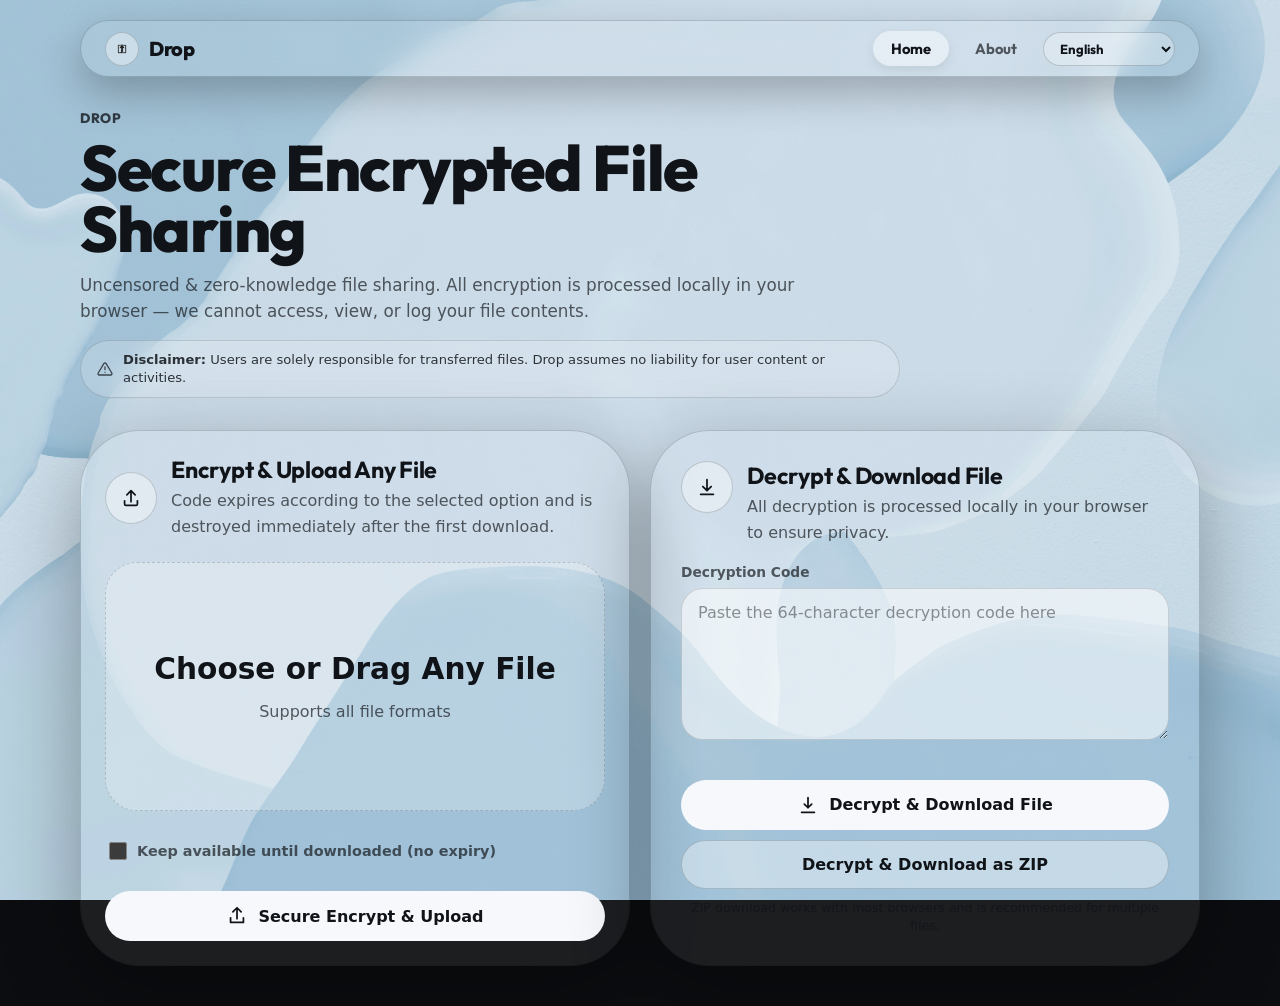
<file: index.html>
<!doctype html>
<html lang="en">
  <head>
    <meta charset="utf-8" />
    <script>
      document.documentElement.classList.add('i18n-loading');
    </script>
    <meta name="viewport" content="width=device-width, initial-scale=1" />
    <meta name="color-scheme" content="dark" />
    <meta name="theme-color" content="#070b16" />
    <meta name="referrer" content="no-referrer" />
    <meta
      name="google-site-verification"
      content="rqZ6hQ6o8Wm7sy7QqKlI_xrOc4700FDf7EDW97dKo0c"
    />
    <meta
      name="description"
      data-i18n-content="home.1"
      content="Uncensored &amp; zero-knowledge file sharing. All encryption is processed locally in your browser — we cannot access, view, or log your file contents."
    />
    <meta
      name="robots"
      content="index, follow, max-image-preview:large, max-snippet:-1, max-video-preview:-1"
    />
    <title data-i18n-key="home.0" data-append-brand>
      Secure Encrypted File Sharing | Drop
    </title>
    <link rel="canonical" href="https://drop.jeremytw.qzz.io/" />

    <meta property="og:type" content="website" />
    <meta property="og:site_name" content="Drop" />
    <meta property="og:locale" content="en_US" />
    <meta property="og:url" content="https://drop.jeremytw.qzz.io/" />
    <meta
      property="og:title"
      data-i18n-content="home.0"
      data-append-brand
      content="Secure Encrypted File Sharing | Drop"
    />
    <meta
      property="og:description"
      data-i18n-content="home.1"
      content="Uncensored &amp; zero-knowledge file sharing. All encryption is processed locally in your browser — we cannot access, view, or log your file contents."
    />
    <meta
      property="og:image"
      content="https://drop.jeremytw.qzz.io/static/images/social-preview.jpg"
    />
    <meta property="og:image:width" content="1200" />
    <meta property="og:image:height" content="630" />
    <meta
      property="og:image:alt"
      content="Drop secure encrypted file sharing interface"
    />

    <meta name="twitter:card" content="summary_large_image" />
    <meta
      name="twitter:title"
      data-i18n-content="home.0"
      data-append-brand
      content="Secure Encrypted File Sharing | Drop"
    />
    <meta
      name="twitter:description"
      data-i18n-content="home.1"
      content="Uncensored &amp; zero-knowledge file sharing. All encryption is processed locally in your browser — we cannot access, view, or log your file contents."
    />
    <meta
      name="twitter:image"
      content="https://drop.jeremytw.qzz.io/static/images/social-preview.jpg"
    />
    <meta
      name="twitter:image:alt"
      content="Drop secure encrypted file sharing interface"
    />

    <link rel="icon" type="image/x-icon" href="/favicon.ico" />
    <link rel="apple-touch-icon" href="/static/images/logo.png" />
    <link rel="manifest" href="/site.webmanifest" />
    <link rel="preconnect" href="https://fonts.googleapis.com" />
    <link rel="preconnect" href="https://fonts.gstatic.com" crossorigin />
    <link
      href="https://fonts.googleapis.com/css2?family=Outfit:wght@500;700;800&display=swap"
      rel="stylesheet"
    />
    <link rel="preconnect" href="https://esm.sh" />
    <link rel="stylesheet" href="https://esm.sh/solid-glass@0.0.3/css" />
    <link rel="stylesheet" href="./static/css/style.css" />
    <script type="application/ld+json">
      {
        "@context": "https://schema.org",
        "@graph": [
          {
            "@type": "WebSite",
            "@id": "https://drop.jeremytw.qzz.io/#website",
            "url": "https://drop.jeremytw.qzz.io/",
            "name": "Drop",
            "description": "Secure, zero-knowledge file sharing with local browser encryption",
            "inLanguage": "en"
          },
          {
            "@type": "WebApplication",
            "@id": "https://drop.jeremytw.qzz.io/#app",
            "url": "https://drop.jeremytw.qzz.io/",
            "name": "Drop",
            "description": "Share files without an account. Files are encrypted and decrypted locally in the browser, while the server stores only short-lived ciphertext.",
            "applicationCategory": "SecurityApplication",
            "operatingSystem": "Any operating system with a modern web browser",
            "browserRequirements": "Requires JavaScript and Web Crypto API support",
            "image": "https://drop.jeremytw.qzz.io/static/images/social-preview.jpg",
            "screenshot": "https://drop.jeremytw.qzz.io/static/images/social-preview.jpg",
            "featureList": [
              "Local AES-GCM file encryption",
              "Accountless file sharing",
              "Automatic deletion after download or expiration",
              "Multiple-file transfers",
              "QR code sharing"
            ],
            "offers": {
              "@type": "Offer",
              "price": 0
            },
            "isPartOf": {
              "@id": "https://drop.jeremytw.qzz.io/#website"
            }
          }
        ]
      }
    </script>
  </head>
  <body>
    <main class="app-shell">
      <header class="glass-header" data-liquid-glass>
        <a class="header-brand" href="./" aria-label="Drop Home">
          <span class="header-brand-icon" aria-hidden="true">
            <img
              src="./static/images/logo.png"
              alt="Drop Logo"
              width="20"
              height="20"
            />
          </span>
          <span>Drop</span>
        </a>
        <nav class="header-nav" aria-label="Main Navigation">
          <a class="nav-link active" href="./">Home</a>
          <a class="nav-link" href="./about/">About</a>
        </nav>
      </header>

      <section class="brand-strip" aria-label="Drop">
        <div class="brand-header">
          <p class="eyebrow">Drop</p>
          <h1>Secure Encrypted File Sharing</h1>
          <p class="brand-subtitle">
            Uncensored &amp; zero-knowledge file sharing. All encryption is
            processed locally in your browser — we cannot access, view, or log
            your file contents.
          </p>
          <div class="disclaimer-bar">
            <svg viewBox="0 0 24 24" aria-hidden="true" role="img">
              <path
                d="M12 9v4m0 4h.01M10.29 3.86 1.82 18a2 2 0 0 0 1.71 3h16.94a2 2 0 0 0 1.71-3L13.71 3.86a2 2 0 0 0-3.42 0z"
              />
            </svg>
            <span
              ><strong>Disclaimer:</strong> Users are solely responsible for
              transferred files. Drop assumes no liability for user content or
              activities.</span
            >
          </div>
        </div>
      </section>

      <section class="workspace">
        <article class="glass-card upload-card" data-liquid-glass>
          <div class="card-head">
            <span class="icon-badge" aria-hidden="true">
              <svg viewBox="0 0 24 24" role="img">
                <path
                  d="M12 16V4m0 0 4.5 4.5M12 4 7.5 8.5M5 15v3.5A1.5 1.5 0 0 0 6.5 20h11a1.5 1.5 0 0 0 1.5-1.5V15"
                />
              </svg>
            </span>
            <div>
              <h2>Encrypt & Upload Any File</h2>
              <p id="uploadExpiryDescription">
                Code expires according to the selected option and is destroyed
                immediately after the first download.
              </p>
            </div>
          </div>

          <label class="drop-zone" id="dropZone">
            <input id="photoInput" type="file" multiple />
            <span class="drop-title">Choose or Drag Any File</span>
            <span class="drop-meta" id="fileMeta"
              >Supports all file formats</span
            >
          </label>

          <label class="expiry-option" for="neverExpiresInput">
            <input id="neverExpiresInput" type="checkbox" />
            <span id="neverExpiresLabel"
              >Keep available until downloaded (no expiry)</span
            >
          </label>

          <button class="primary-action" id="uploadButton" type="button">
            <svg viewBox="0 0 24 24" aria-hidden="true">
              <path d="M12 3v12m0-12 4.5 4.5M12 3 7.5 7.5M5 14v5h14v-5" />
            </svg>
            Secure Encrypt & Upload
          </button>
        </article>

        <article class="glass-card receive-card" data-liquid-glass>
          <div class="card-head">
            <span class="icon-badge" aria-hidden="true">
              <svg viewBox="0 0 24 24" role="img">
                <path d="M12 4v12m0 0 4.5-4.5M12 16l-4.5-4.5M5 20h14" />
              </svg>
            </span>
            <div>
              <h2>Decrypt & Download File</h2>
              <p>
                All decryption is processed locally in your browser to ensure
                privacy.
              </p>
            </div>
          </div>

          <label class="field-label" for="downloadCode">Decryption Code</label>
          <textarea
            id="downloadCode"
            spellcheck="false"
            placeholder="Paste the 64-character decryption code here"
          ></textarea>

          <div class="receive-actions">
            <button class="primary-action" id="downloadButton" type="button">
              <svg viewBox="0 0 24 24" aria-hidden="true">
                <path d="M12 4v11m0 0 4-4m-4 4-4-4M5 20h14" />
              </svg>
              Decrypt & Download File
            </button>
            <button
              class="secondary-action"
              id="downloadZipButton"
              type="button"
            >
              Decrypt & Download as ZIP
            </button>
          </div>
          <p class="download-compatibility-note">
            ZIP download works with most browsers and is recommended for
            multiple files.
          </p>
        </article>
      </section>

      <dialog class="glass-card code-modal" id="codeModal" data-liquid-glass>
        <div class="modal-scroll-wrapper">
          <div class="card-head">
            <span class="icon-badge" aria-hidden="true">
              <svg viewBox="0 0 24 24" role="img">
                <path d="M20 6 9 17l-5-5" />
              </svg>
            </span>
            <div>
              <h2>Upload Complete</h2>
              <p>
                Share the decryption code first. The secure link is a shortcut.
              </p>
            </div>
          </div>

          <div class="code-panel primary-code-panel">
            <label for="shareCode">Decryption Code</label>
            <div class="code-row">
              <textarea id="shareCode" readonly></textarea>
              <button
                class="icon-button"
                id="copyCodeButton"
                type="button"
                title="Copy Decryption Code"
                aria-label="Copy Decryption Code"
              >
                <svg viewBox="0 0 24 24" aria-hidden="true">
                  <path d="M8 8h10v12H8z" />
                  <path
                    d="M6 16H5a1 1 0 0 1-1-1V5a1 1 0 0 1 1-1h10a1 1 0 0 1 1 1v1"
                  />
                </svg>
              </button>
            </div>
          </div>

          <div class="share-link-panel">
            <label for="shareLink">Secure Share Link</label>
            <div class="code-row">
              <input id="shareLink" type="text" readonly spellcheck="false" />
              <button
                class="icon-button"
                id="copyLinkButton"
                type="button"
                title="Copy Secure Share Link"
                aria-label="Copy Secure Share Link"
              >
                <svg viewBox="0 0 24 24" aria-hidden="true">
                  <path d="M8 8h10v12H8z" />
                  <path
                    d="M6 16H5a1 1 0 0 1-1-1V5a1 1 0 0 1 1-1h10a1 1 0 0 1 1 1v1"
                  />
                </svg>
              </button>
            </div>
          </div>

          <div class="share-link-panel">
            <label>Scan or Share QR Code</label>
            <div class="qr-container" id="qrContainer">
              <div class="qr-canvas-wrapper">
                <canvas
                  id="qrCanvas"
                  width="200"
                  height="200"
                  aria-label="Share QR Code"
                ></canvas>
              </div>
              <div class="qr-overlay-actions">
                <button
                  class="qr-float-btn"
                  id="downloadQrButton"
                  type="button"
                  aria-label="Download QR Code Image"
                >
                  <svg viewBox="0 0 24 24" aria-hidden="true">
                    <path d="M12 4v11m0 0 4-4m-4 4-4-4M5 20h14" />
                  </svg>
                </button>
                <button
                  class="qr-float-btn"
                  id="shareQrButton"
                  type="button"
                  aria-label="Share QR Code Image"
                >
                  <svg viewBox="0 0 24 24" aria-hidden="true">
                    <path
                      d="M12 16V4m0 0 4.5 4.5M12 4 7.5 8.5M5 15v3.5A1.5 1.5 0 0 0 6.5 20h11a1.5 1.5 0 0 0 1.5-1.5V15"
                    />
                  </svg>
                </button>
              </div>
            </div>
          </div>

          <div class="modal-actions share-actions">
            <button class="secondary-action" id="shareButton" type="button">
              <svg viewBox="0 0 24 24" aria-hidden="true">
                <path
                  d="M12 16V4m0 0 4.5 4.5M12 4 7.5 8.5M5 15v3.5A1.5 1.5 0 0 0 6.5 20h11a1.5 1.5 0 0 0 1.5-1.5V15"
                />
              </svg>
              Share Link
            </button>
          </div>

          <button
            class="primary-action close-modal-btn"
            id="closeModalButton"
            type="button"
          >
            Done
          </button>
        </div>
      </dialog>

      <dialog
        class="glass-card destination-modal"
        id="downloadDestinationModal"
        aria-labelledby="downloadDestinationTitle"
        data-liquid-glass
      >
        <div class="modal-scroll-wrapper">
          <div class="card-head">
            <span class="icon-badge" aria-hidden="true">
              <svg viewBox="0 0 24 24" role="img">
                <path d="M3 7h7l2 2h9v10H3z" />
              </svg>
            </span>
            <div>
              <h2 id="downloadDestinationTitle">Save Multiple Files</h2>
              <p>
                Choose one folder. Every file will be streamed there separately.
              </p>
            </div>
          </div>

          <div class="modal-actions">
            <button
              class="primary-action"
              id="chooseDirectoryButton"
              type="button"
            >
              Choose Folder
            </button>
            <button
              class="secondary-action"
              id="cancelDirectoryButton"
              type="button"
            >
              Cancel
            </button>
          </div>
        </div>
      </dialog>

      <div
        class="toast"
        id="toast"
        role="status"
        aria-live="polite"
        popover="manual"
      ></div>
    </main>

    <script
      type="module"
      src="./static/js/bootstrap.js?entry=app"
    ></script>
  </body>
</html>
</file>
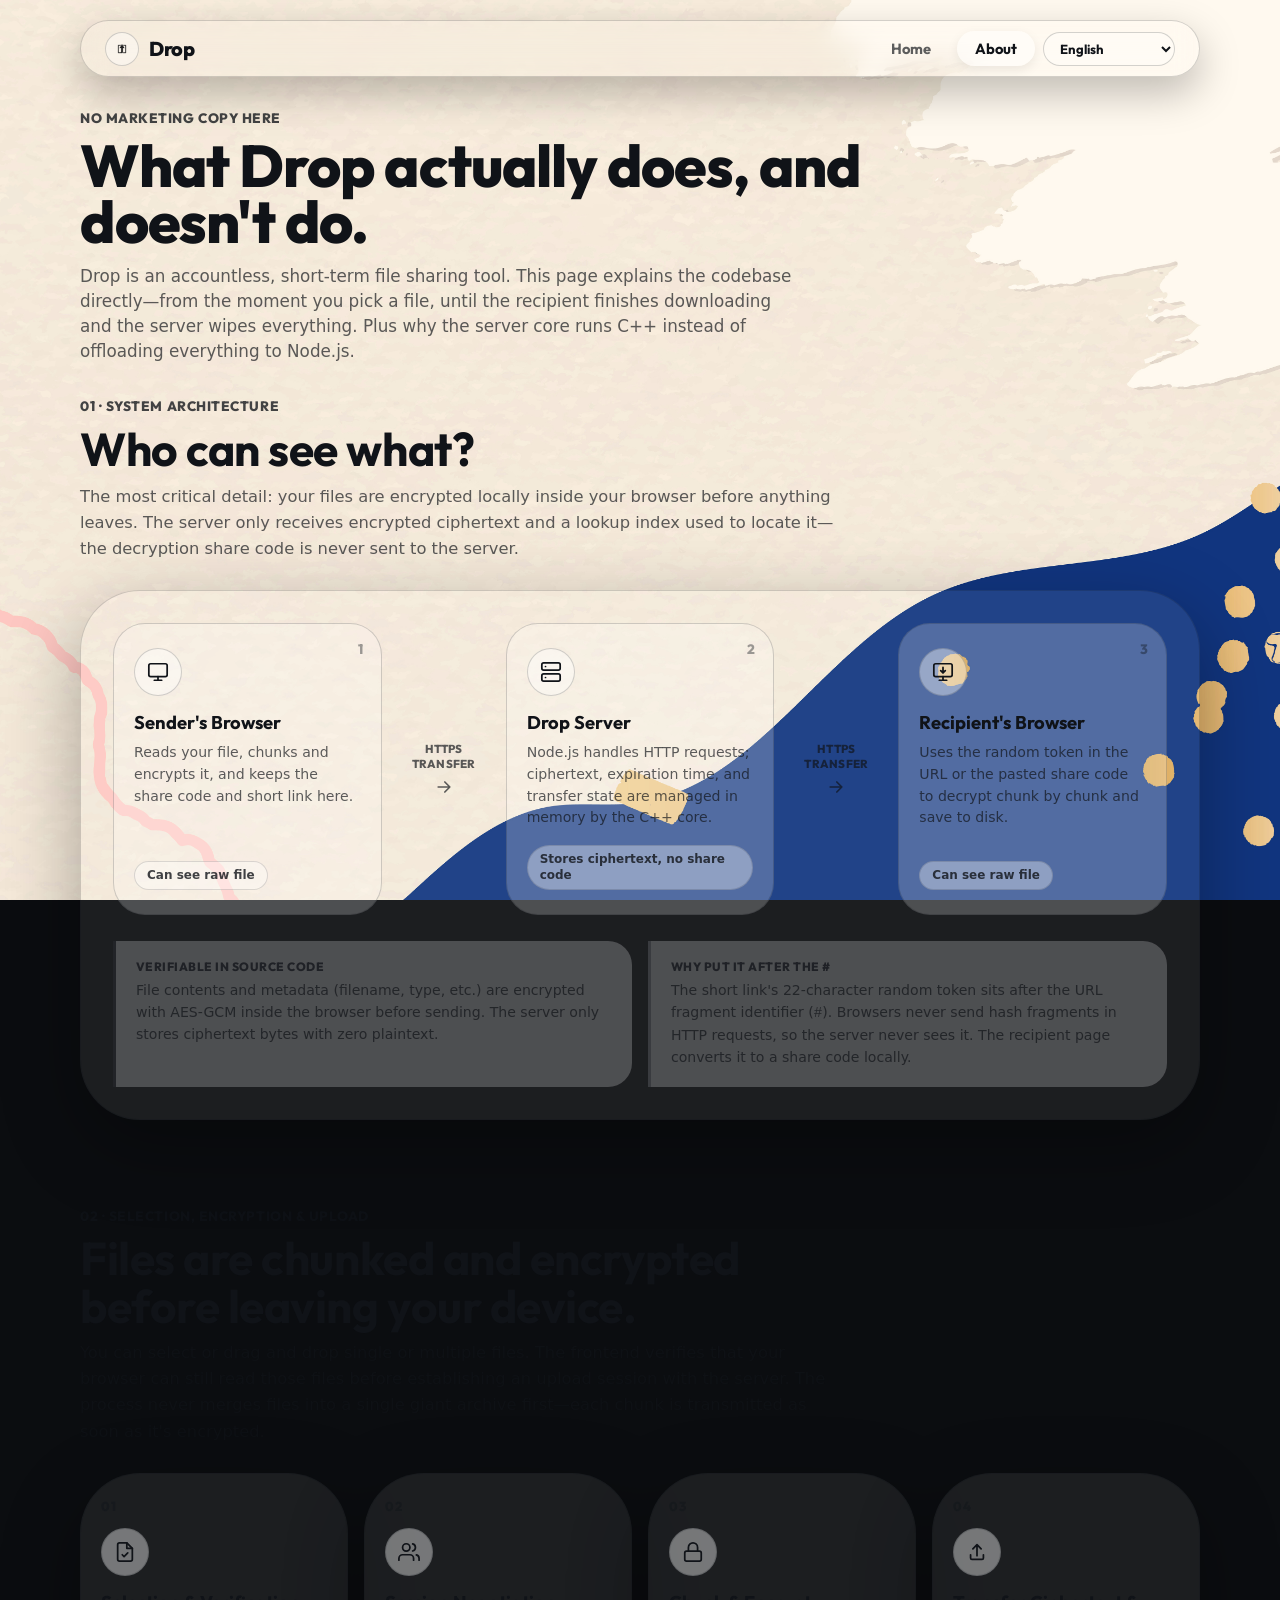
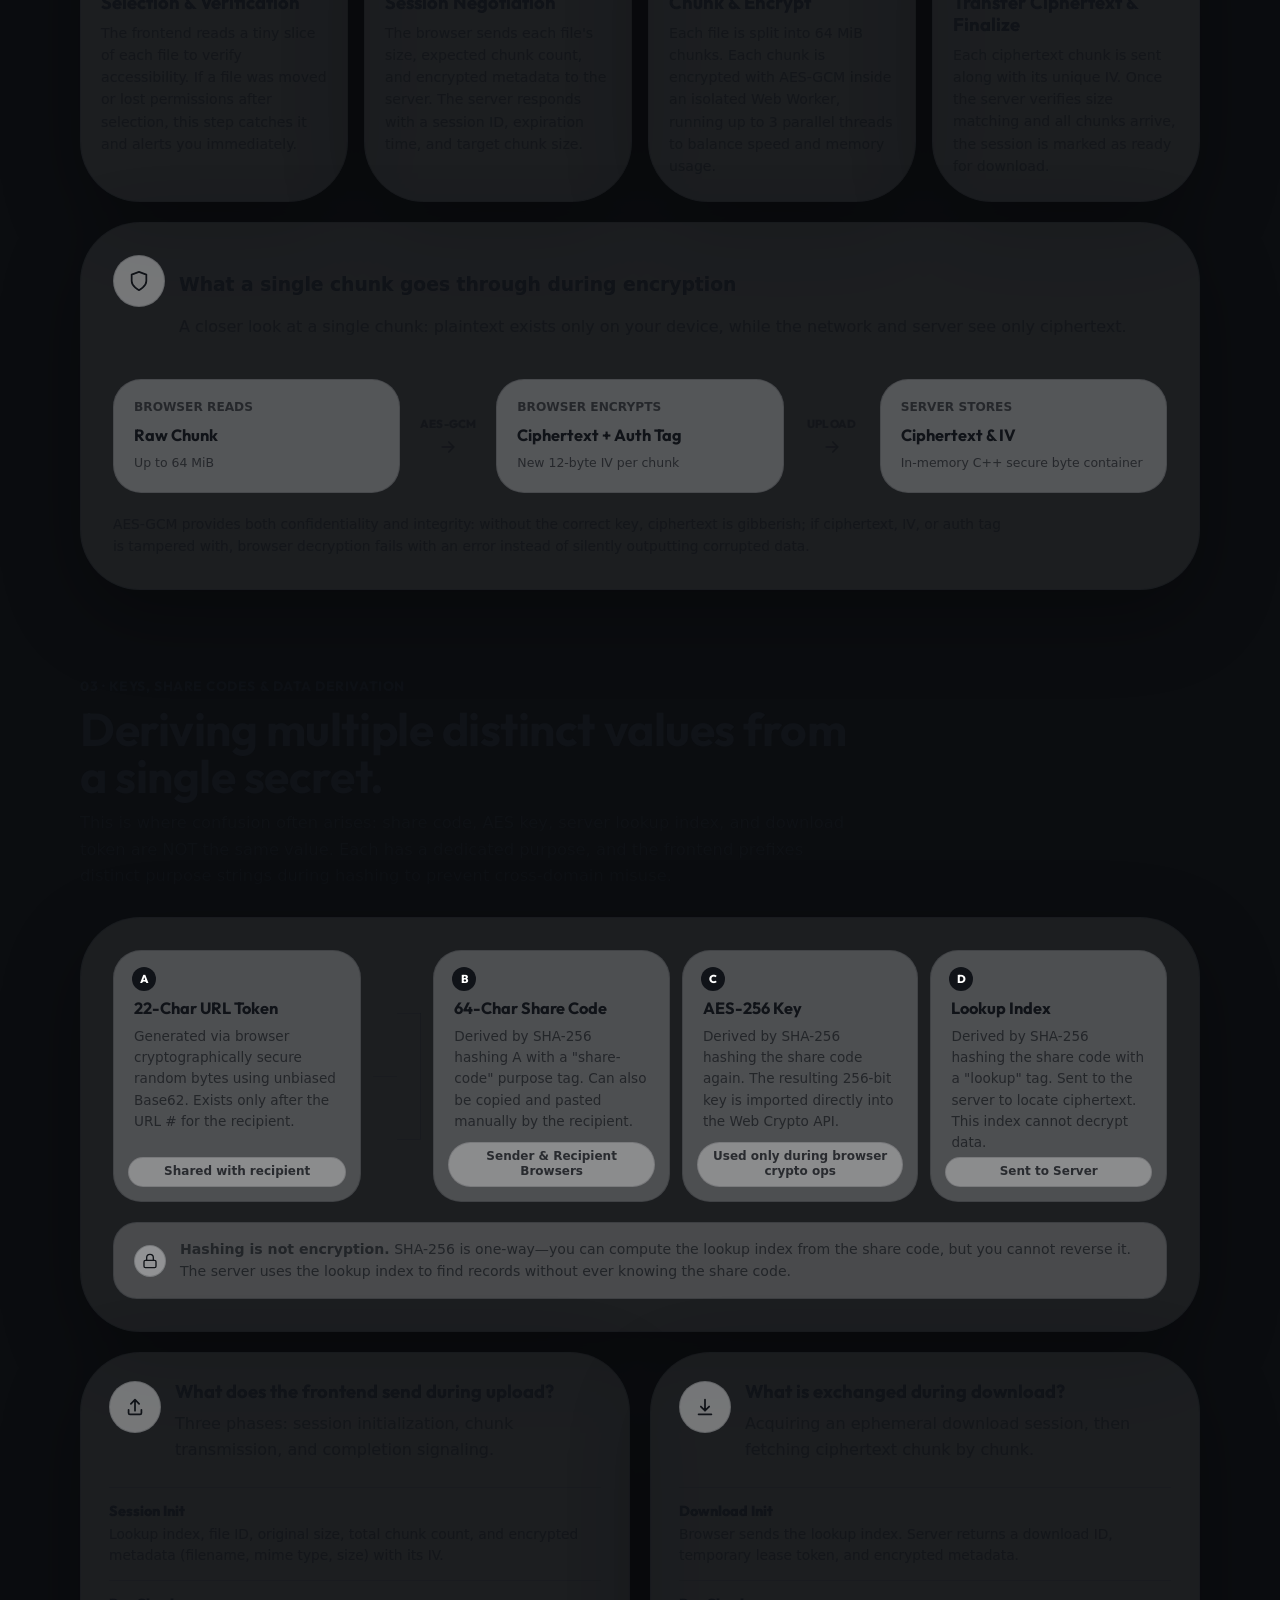
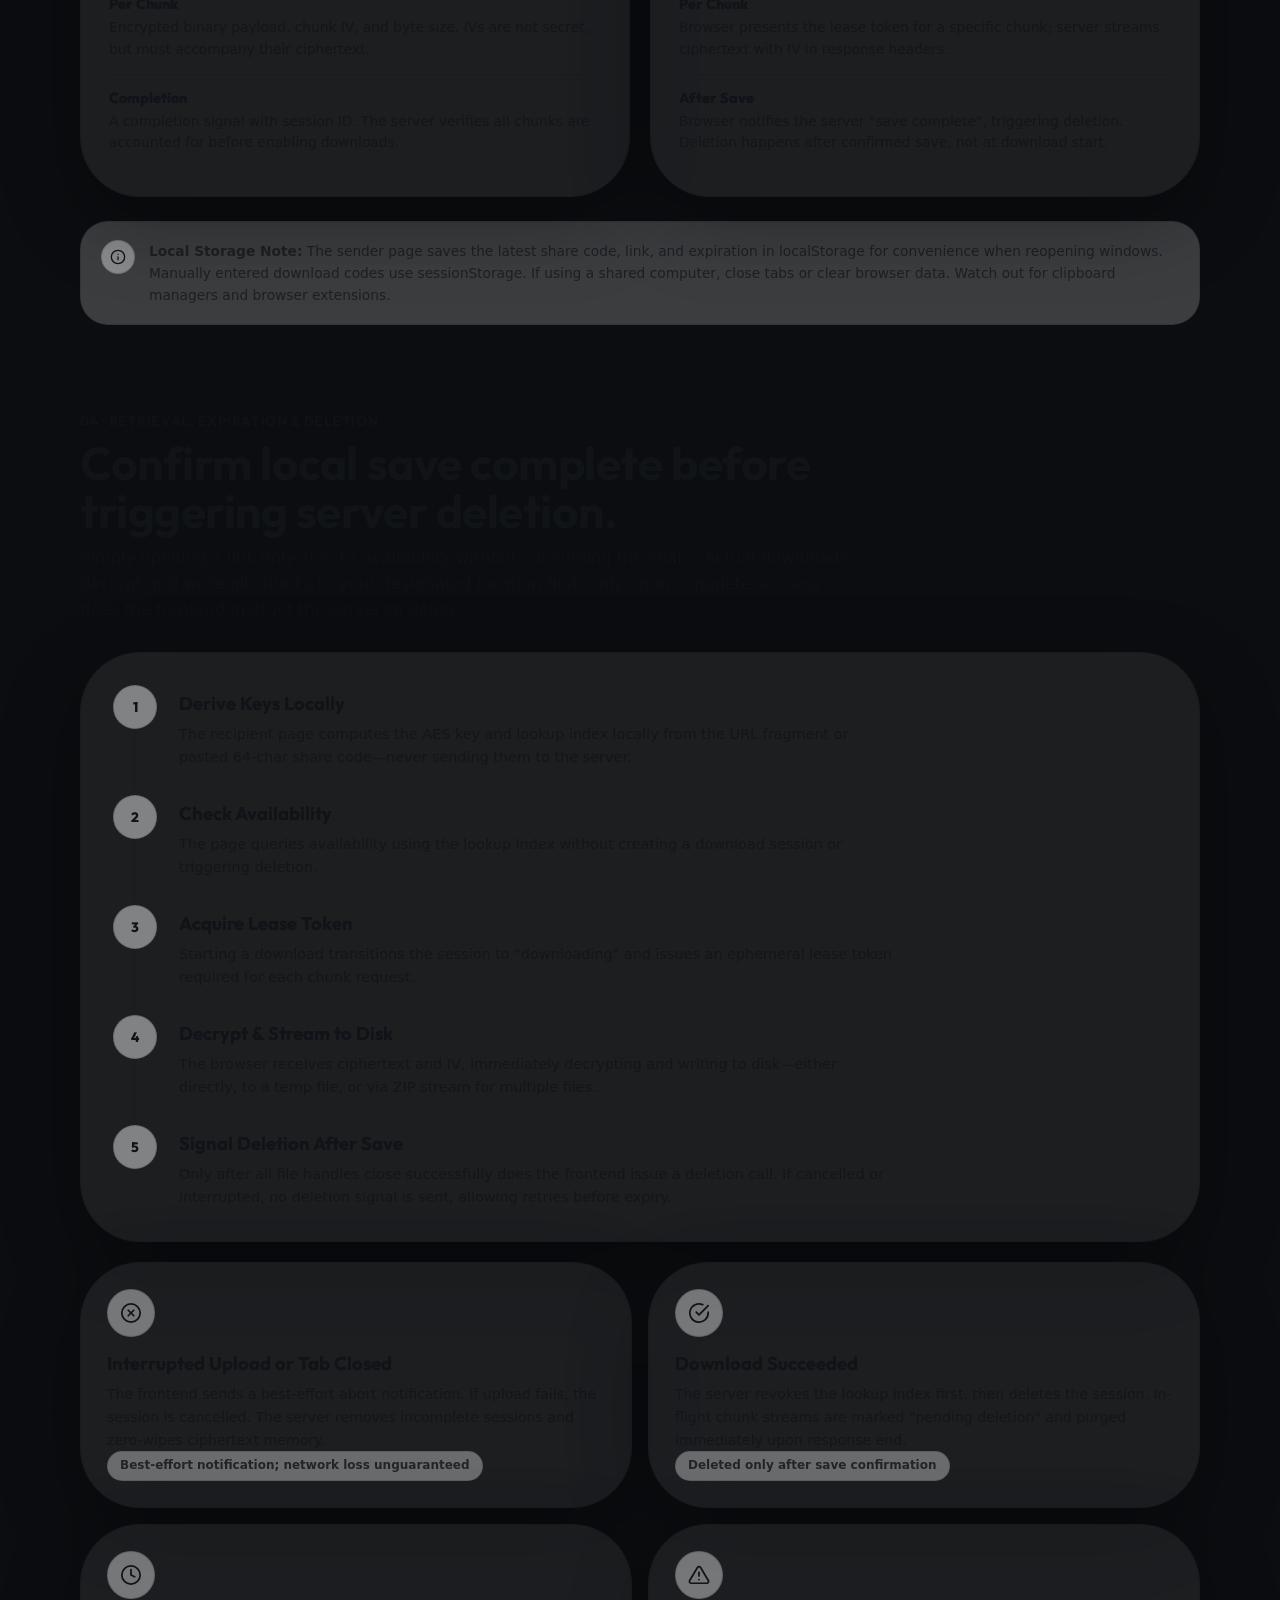
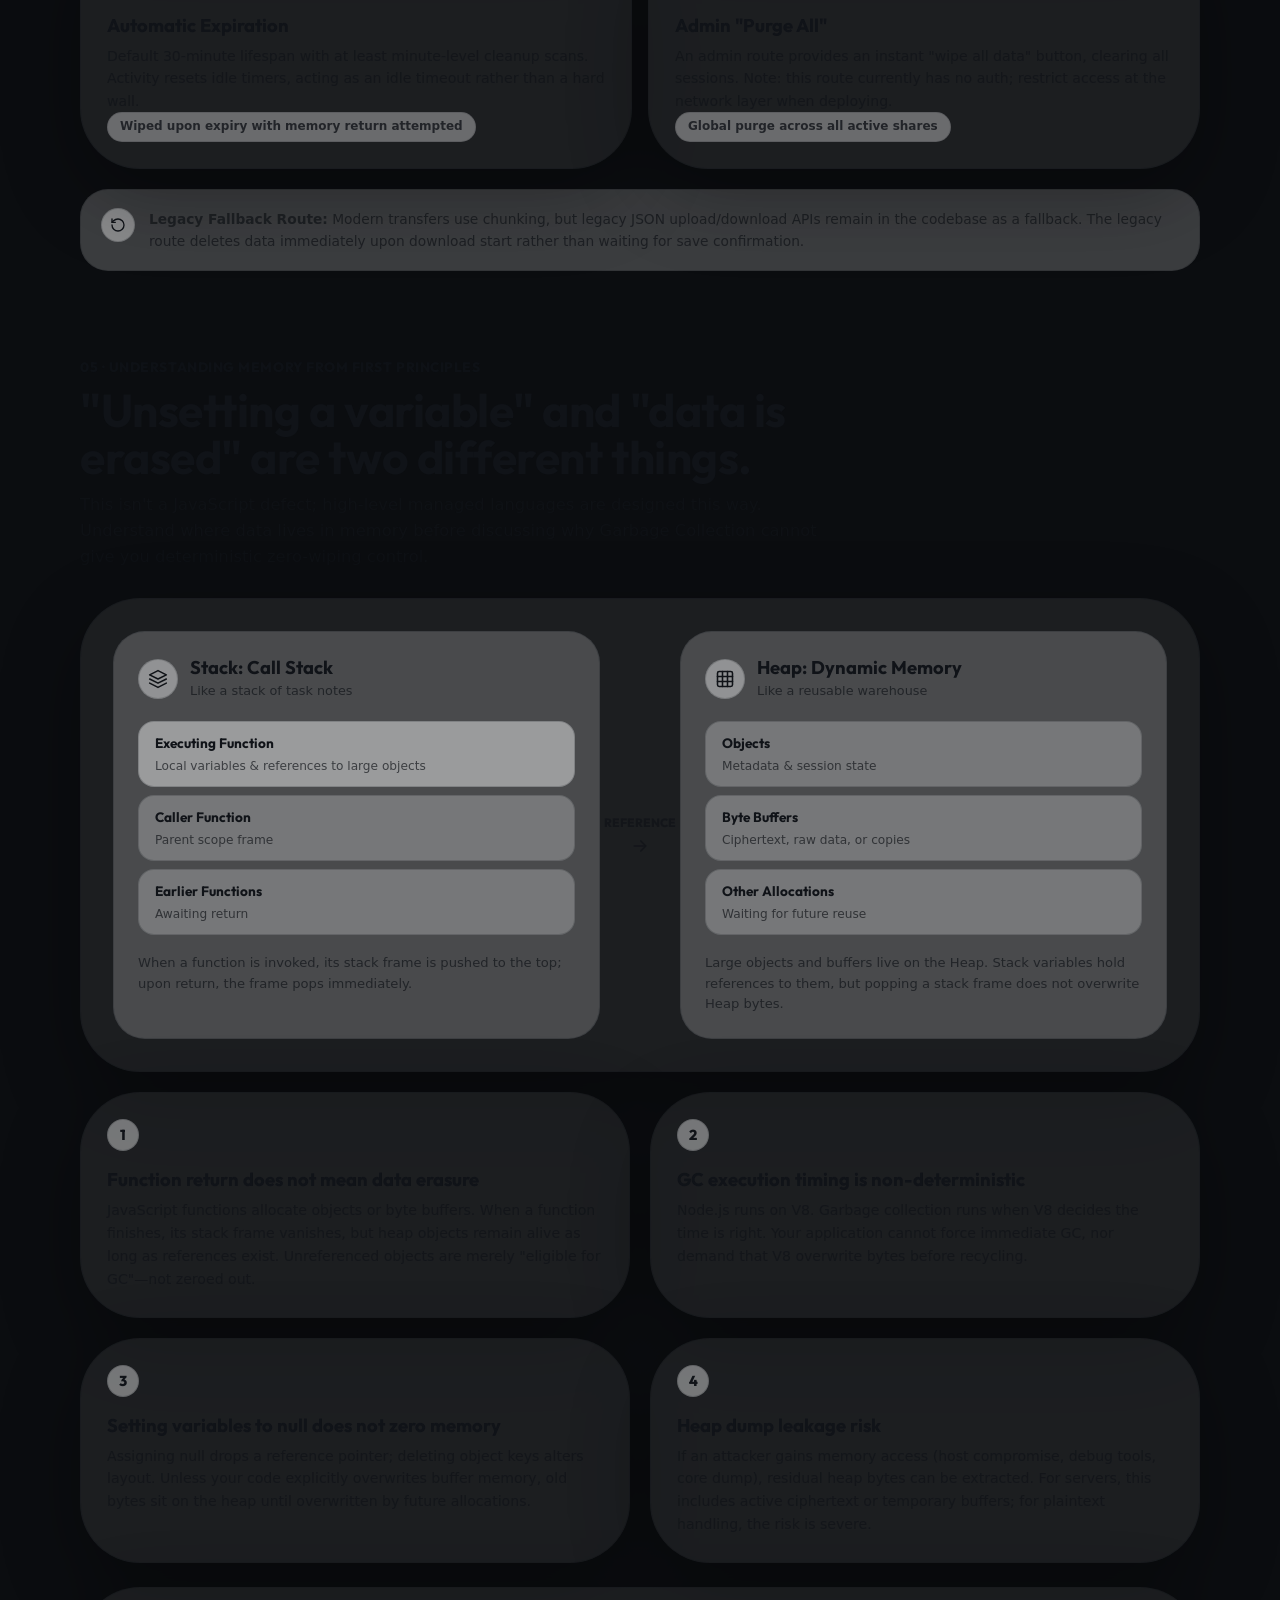
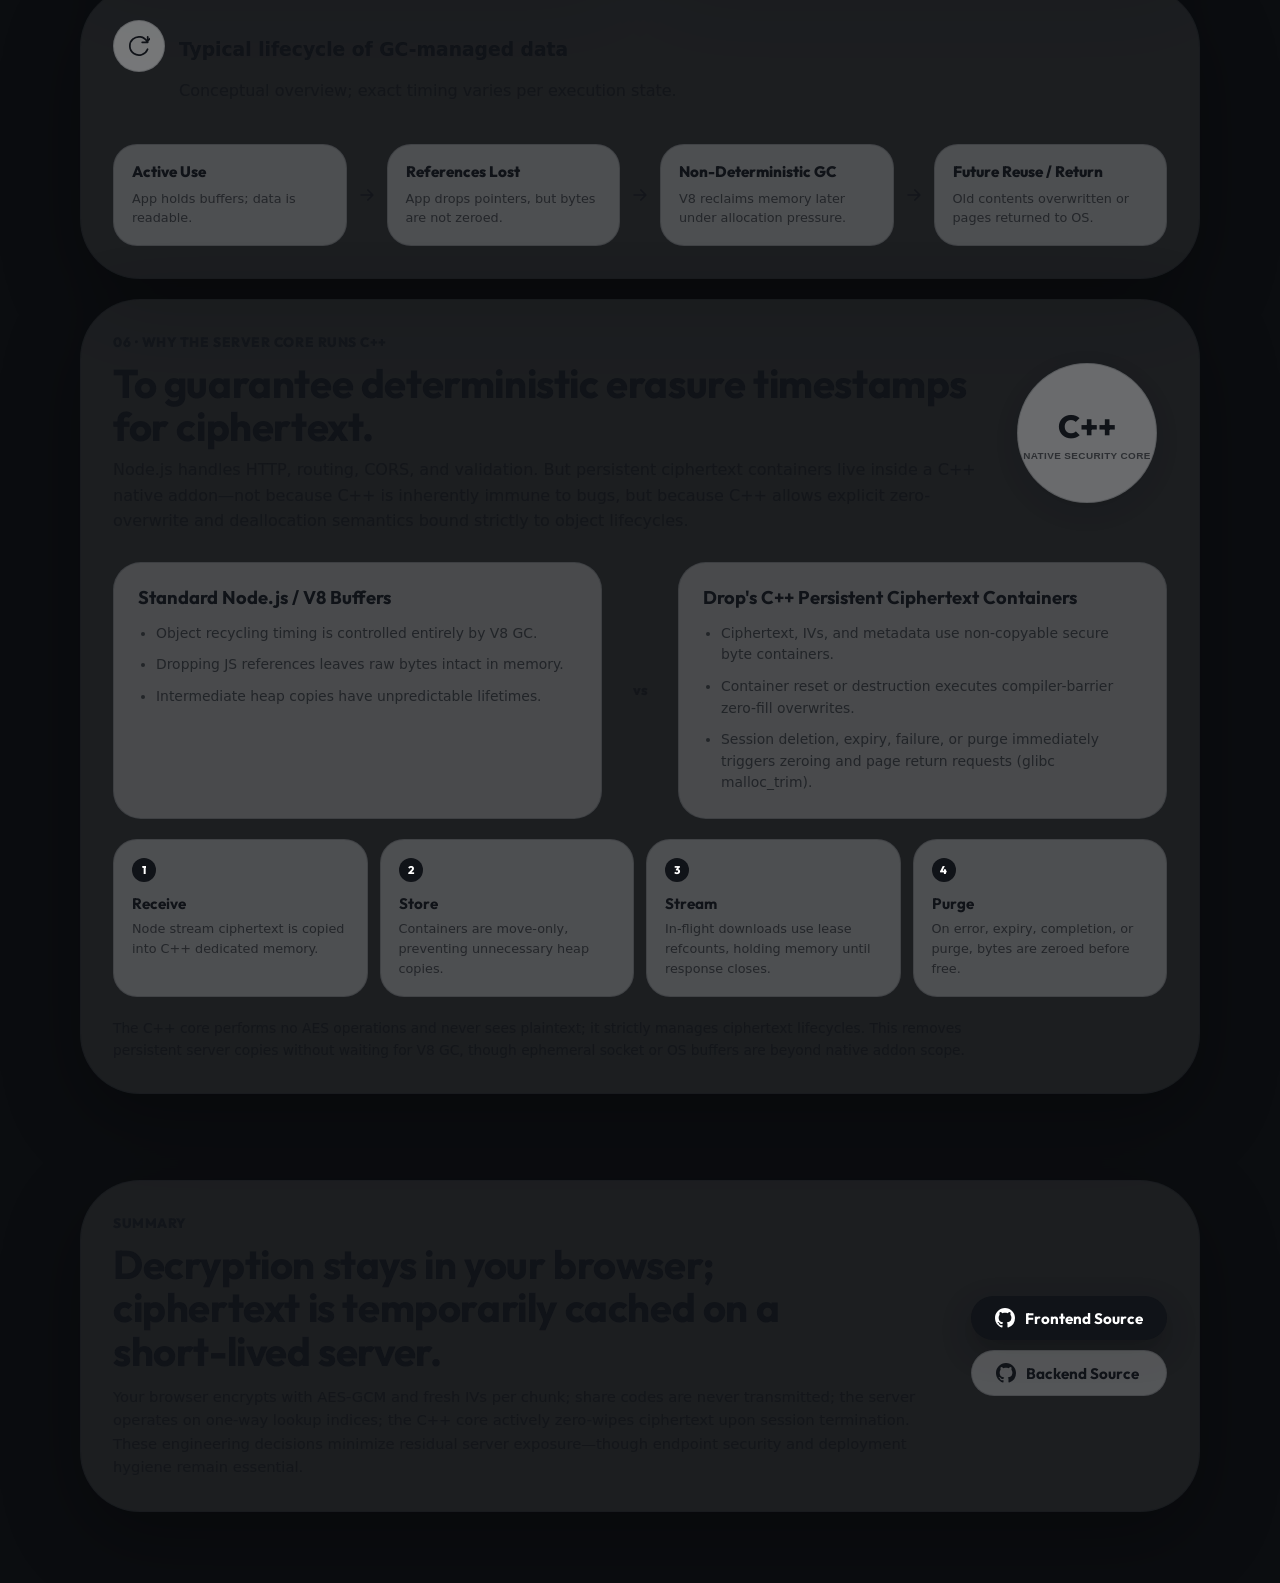
<file: about/index.html>
<!doctype html>
<html lang="en">
  <head>
    <meta charset="utf-8" />
    <script>
      document.documentElement.classList.add('i18n-loading');
    </script>
    <meta name="viewport" content="width=device-width, initial-scale=1" />
    <meta name="color-scheme" content="dark" />
    <meta name="theme-color" content="#070b16" />
    <meta name="referrer" content="no-referrer" />
    <meta
      name="description"
      data-i18n-content="a11y.9"
      content="No fluff. Breaking down Drop's entire process from file selection, encryption, server transfer, download, to deletion, plus why the server runs C++."
    />
    <meta
      name="robots"
      content="index, follow, max-image-preview:large, max-snippet:-1, max-video-preview:-1"
    />
    <title data-i18n-key="about.0" data-append-brand>
      How Drop Actually Works | Drop
    </title>
    <link rel="canonical" href="https://drop.jeremytw.qzz.io/about/" />

    <meta property="og:type" content="article" />
    <meta property="og:site_name" content="Drop" />
    <meta property="og:locale" content="en_US" />
    <meta property="og:url" content="https://drop.jeremytw.qzz.io/about/" />
    <meta
      property="og:title"
      data-i18n-content="about.0"
      data-append-brand
      content="How Drop Actually Works | Drop"
    />
    <meta
      property="og:description"
      data-i18n-content="a11y.9"
      content="No fluff. Breaking down Drop's entire process from file selection, encryption, server transfer, download, to deletion, plus why the server runs C++."
    />
    <meta
      property="og:image"
      content="https://drop.jeremytw.qzz.io/static/images/social-preview.jpg"
    />
    <meta property="og:image:width" content="1200" />
    <meta property="og:image:height" content="630" />
    <meta
      property="og:image:alt"
      content="Drop secure encrypted file sharing interface"
    />

    <meta name="twitter:card" content="summary_large_image" />
    <meta
      name="twitter:title"
      data-i18n-content="about.0"
      data-append-brand
      content="How Drop Actually Works | Drop"
    />
    <meta
      name="twitter:description"
      data-i18n-content="a11y.9"
      content="No fluff. Breaking down Drop's entire process from file selection, encryption, server transfer, download, to deletion, plus why the server runs C++."
    />
    <meta
      name="twitter:image"
      content="https://drop.jeremytw.qzz.io/static/images/social-preview.jpg"
    />
    <meta
      name="twitter:image:alt"
      content="Drop secure encrypted file sharing interface"
    />

    <link rel="icon" type="image/x-icon" href="/favicon.ico" />
    <link rel="apple-touch-icon" href="/static/images/logo.png" />
    <link rel="manifest" href="/site.webmanifest" />
    <link rel="preconnect" href="https://fonts.googleapis.com" />
    <link rel="preconnect" href="https://fonts.gstatic.com" crossorigin />
    <link
      href="https://fonts.googleapis.com/css2?family=Outfit:wght@500;700;800&display=swap"
      rel="stylesheet"
    />
    <link rel="preconnect" href="https://esm.sh" />
    <link rel="stylesheet" href="https://esm.sh/solid-glass@0.0.3/css" />
    <link rel="stylesheet" href="../static/css/style.css" />
    <script type="application/ld+json">
      {
        "@context": "https://schema.org",
        "@graph": [
          {
            "@type": "WebPage",
            "@id": "https://drop.jeremytw.qzz.io/about/#webpage",
            "url": "https://drop.jeremytw.qzz.io/about/",
            "name": "How Drop Actually Works",
            "description": "A technical explanation of Drop's local encryption, ciphertext transfer, key derivation, download, expiration, and deletion lifecycle.",
            "inLanguage": "en",
            "isPartOf": {
              "@id": "https://drop.jeremytw.qzz.io/#website"
            },
            "about": {
              "@id": "https://drop.jeremytw.qzz.io/#app"
            }
          },
          {
            "@type": "BreadcrumbList",
            "itemListElement": [
              {
                "@type": "ListItem",
                "position": 1,
                "name": "Drop",
                "item": "https://drop.jeremytw.qzz.io/"
              },
              {
                "@type": "ListItem",
                "position": 2,
                "name": "How Drop Actually Works",
                "item": "https://drop.jeremytw.qzz.io/about/"
              }
            ]
          }
        ]
      }
    </script>
  </head>
  <body>
    <main class="app-shell about-page">
      <header class="glass-header" data-liquid-glass>
        <a class="header-brand" href="../" aria-label="Drop Home">
          <span class="header-brand-icon" aria-hidden="true">
            <img
              src="../static/images/logo.png"
              alt="Drop Logo"
              width="20"
              height="20"
            />
          </span>
          <span>Drop</span>
        </a>
        <nav class="header-nav" aria-label="Main Navigation">
          <a class="nav-link" href="../">Home</a>
          <a class="nav-link active" href="./">About</a>
        </nav>
      </header>

      <section class="brand-strip about-hero" aria-labelledby="about-title">
        <div class="brand-header">
          <p class="eyebrow">No marketing copy here</p>
          <h1 id="about-title">What Drop actually does, and doesn't do.</h1>
          <p class="brand-subtitle">
            Drop is an accountless, short-term file sharing tool. This page
            explains the codebase directly—from the moment you pick a file,
            until the recipient finishes downloading and the server wipes
            everything. Plus why the server core runs C++ instead of offloading
            everything to Node.js.
          </p>
        </div>
      </section>

      <section
        class="about-section"
        id="architecture"
        aria-labelledby="architecture-title"
      >
        <div class="section-heading">
          <p class="eyebrow">01 · System Architecture</p>
          <h2 id="architecture-title">Who can see what?</h2>
          <p>
            The most critical detail: your files are encrypted locally inside
            your browser before anything leaves. The server only receives
            encrypted ciphertext and a lookup index used to locate it—the
            decryption share code is never sent to the server.
          </p>
        </div>

        <article class="glass-card architecture-card" data-liquid-glass>
          <div
            class="architecture-flow"
            aria-label="Drop system architecture flow"
          >
            <div class="system-node system-node-browser">
              <span class="system-number">1</span>
              <span class="system-icon" aria-hidden="true">
                <svg viewBox="0 0 24 24" role="img">
                  <rect x="2" y="3" width="20" height="14" rx="2" />
                  <path d="M8 21h8m-4-4v4" />
                </svg>
              </span>
              <h3>Sender's Browser</h3>
              <p>
                Reads your file, chunks and encrypts it, and keeps the share
                code and short link here.
              </p>
              <span class="node-tag">Can see raw file</span>
            </div>
            <div class="flow-arrow" aria-hidden="true">
              <span>HTTPS Transfer</span>
              <svg viewBox="0 0 24 24" role="img" class="flow-arrow-icon">
                <path d="M5 12h14m-6-6 6 6-6 6" />
              </svg>
            </div>
            <div class="system-node system-node-server">
              <span class="system-number">2</span>
              <span class="system-icon" aria-hidden="true">
                <svg viewBox="0 0 24 24" role="img">
                  <rect x="2" y="2" width="20" height="8" rx="2" />
                  <rect x="2" y="14" width="20" height="8" rx="2" />
                  <line x1="6" y1="6" x2="6.01" y2="6" />
                  <line x1="6" y1="18" x2="6.01" y2="18" />
                </svg>
              </span>
              <h3>Drop Server</h3>
              <p>
                Node.js handles HTTP requests; ciphertext, expiration time, and
                transfer state are managed in memory by the C++ core.
              </p>
              <span class="node-tag">Stores ciphertext, no share code</span>
            </div>
            <div class="flow-arrow" aria-hidden="true">
              <span>HTTPS Transfer</span>
              <svg viewBox="0 0 24 24" role="img" class="flow-arrow-icon">
                <path d="M5 12h14m-6-6 6 6-6 6" />
              </svg>
            </div>
            <div class="system-node system-node-browser">
              <span class="system-number">3</span>
              <span class="system-icon" aria-hidden="true">
                <svg viewBox="0 0 24 24" role="img">
                  <rect x="2" y="3" width="20" height="14" rx="2" />
                  <path d="M12 7v6m0 0 2.5-2.5M12 13 9.5 10.5M8 21h8m-4-4v4" />
                </svg>
              </span>
              <h3>Recipient's Browser</h3>
              <p>
                Uses the random token in the URL or the pasted share code to
                decrypt chunk by chunk and save to disk.
              </p>
              <span class="node-tag">Can see raw file</span>
            </div>
          </div>

          <div class="architecture-notes">
            <div class="fact-callout">
              <span class="callout-label">Verifiable in source code</span>
              <p>
                File contents and metadata (filename, type, etc.) are encrypted
                with AES-GCM inside the browser before sending. The server only
                stores ciphertext bytes with zero plaintext.
              </p>
            </div>
            <div class="fact-callout fact-callout-soft">
              <span class="callout-label">Why put it after the #</span>
              <p>
                The short link's 22-character random token sits after the URL
                fragment identifier (<code>#</code>). Browsers never send hash
                fragments in HTTP requests, so the server never sees it. The
                recipient page converts it to a share code locally.
              </p>
            </div>
          </div>
        </article>
      </section>

      <section class="about-section" id="upload" aria-labelledby="upload-title">
        <div class="section-heading">
          <p class="eyebrow">02 · Selection, Encryption & Upload</p>
          <h2 id="upload-title">
            Files are chunked and encrypted before leaving your device.
          </h2>
          <p>
            You can select or drag and drop single or multiple files. The
            frontend verifies that your browser can still read those files
            before establishing an upload session with the server. The process
            never merges files into a single giant archive first—each chunk is
            transmitted as soon as it's encrypted.
          </p>
        </div>

        <div class="story-grid story-grid-four">
          <article class="glass-card process-card" data-liquid-glass>
            <div class="process-step">01</div>
            <span class="process-icon" aria-hidden="true">
              <svg viewBox="0 0 24 24" role="img">
                <path
                  d="M14 2H6a2 2 0 0 0-2 2v16a2 2 0 0 0 2 2h12a2 2 0 0 0 2-2V8z"
                />
                <polyline points="14 2 14 8 20 8" />
                <polyline points="9 15 11 17 15 13" />
              </svg>
            </span>
            <h3>Selection & Verification</h3>
            <p>
              The frontend reads a tiny slice of each file to verify
              accessibility. If a file was moved or lost permissions after
              selection, this step catches it and alerts you immediately.
            </p>
          </article>
          <article class="glass-card process-card" data-liquid-glass>
            <div class="process-step">02</div>
            <span class="process-icon" aria-hidden="true">
              <svg viewBox="0 0 24 24" role="img">
                <path d="M17 21v-2a4 4 0 0 0-4-4H5a4 4 0 0 0-4 4v2" />
                <circle cx="9" cy="7" r="4" />
                <path d="M23 21v-2a4 4 0 0 0-3-3.87" />
                <path d="M16 3.13a4 4 0 0 1 0 7.75" />
              </svg>
            </span>
            <h3>Session Negotiation</h3>
            <p>
              The browser sends each file's size, expected chunk count, and
              encrypted metadata to the server. The server responds with a
              session ID, expiration time, and target chunk size.
            </p>
          </article>
          <article class="glass-card process-card" data-liquid-glass>
            <div class="process-step">03</div>
            <span class="process-icon" aria-hidden="true">
              <svg viewBox="0 0 24 24" role="img">
                <rect x="3" y="11" width="18" height="11" rx="2" ry="2" />
                <path d="M7 11V7a5 5 0 0 1 10 0v4" />
              </svg>
            </span>
            <h3>Chunk & Encrypt</h3>
            <p>
              Each file is split into 64 MiB chunks. Each chunk is encrypted
              with AES-GCM inside an isolated Web Worker, running up to 3
              parallel threads to balance speed and memory usage.
            </p>
          </article>
          <article class="glass-card process-card" data-liquid-glass>
            <div class="process-step">04</div>
            <span class="process-icon" aria-hidden="true">
              <svg viewBox="0 0 24 24" role="img">
                <path
                  d="M12 16V4m0 0 4.5 4.5M12 4 7.5 8.5M5 15v3.5A1.5 1.5 0 0 0 6.5 20h11a1.5 1.5 0 0 0 1.5-1.5V15"
                />
              </svg>
            </span>
            <h3>Transfer Ciphertext & Finalize</h3>
            <p>
              Each ciphertext chunk is sent along with its unique IV. Once the
              server verifies size matching and all chunks arrive, the session
              is marked as ready for download.
            </p>
          </article>
        </div>

        <article class="glass-card encryption-walkthrough" data-liquid-glass>
          <div class="card-head">
            <span class="icon-badge" aria-hidden="true">
              <svg viewBox="0 0 24 24" role="img">
                <path d="M12 22s8-4 8-10V5l-8-3-8 3v7c0 6 8 10 8 10z" />
              </svg>
            </span>
            <div>
              <h3>What a single chunk goes through during encryption</h3>
              <p>
                A closer look at a single chunk: plaintext exists only on your
                device, while the network and server see only ciphertext.
              </p>
            </div>
          </div>
          <div
            class="encryption-lane"
            aria-label="File chunk encryption process"
          >
            <div class="lane-item lane-plain">
              <span class="lane-label">Browser Reads</span>
              <strong>Raw Chunk</strong>
              <small>Up to 64 MiB</small>
            </div>
            <div class="lane-arrow" aria-hidden="true">
              <span>AES-GCM</span>
              <svg viewBox="0 0 24 24" role="img" class="lane-arrow-icon">
                <path d="M5 12h14m-6-6 6 6-6 6" />
              </svg>
            </div>
            <div class="lane-item lane-crypto">
              <span class="lane-label">Browser Encrypts</span>
              <strong>Ciphertext + Auth Tag</strong>
              <small>New 12-byte IV per chunk</small>
            </div>
            <div class="lane-arrow" aria-hidden="true">
              <span>Upload</span>
              <svg viewBox="0 0 24 24" role="img" class="lane-arrow-icon">
                <path d="M5 12h14m-6-6 6 6-6 6" />
              </svg>
            </div>
            <div class="lane-item lane-server">
              <span class="lane-label">Server Stores</span>
              <strong>Ciphertext & IV</strong>
              <small>In-memory C++ secure byte container</small>
            </div>
          </div>
          <p class="walkthrough-caption">
            AES-GCM provides both confidentiality and integrity: without the
            correct key, ciphertext is gibberish; if ciphertext, IV, or auth tag
            is tampered with, browser decryption fails with an error instead of
            silently outputting corrupted data.
          </p>
        </article>
      </section>

      <section class="about-section" id="keys" aria-labelledby="keys-title">
        <div class="section-heading">
          <p class="eyebrow">03 · Keys, Share Codes & Data Derivation</p>
          <h2 id="keys-title">
            Deriving multiple distinct values from a single secret.
          </h2>
          <p>
            This is where confusion often arises: share code, AES key, server
            lookup index, and download token are NOT the same value. Each has a
            dedicated purpose, and the frontend prefixes distinct purpose
            strings during hashing to prevent cross-domain misuse.
          </p>
        </div>

        <article class="glass-card key-map-card" data-liquid-glass>
          <div class="key-map" aria-label="Key and identifier derivation flow">
            <div class="key-map-item key-map-origin">
              <span class="key-dot">A</span>
              <h3>22-Char URL Token</h3>
              <p>
                Generated via browser cryptographically secure random bytes
                using unbiased Base62. Exists only after the URL # for the
                recipient.
              </p>
              <span class="key-location">Shared with recipient</span>
            </div>
            <div class="key-map-branch" aria-hidden="true">
              <span></span><span></span>
            </div>
            <div class="key-map-item key-map-local">
              <span class="key-dot">B</span>
              <h3>64-Char Share Code</h3>
              <p>
                Derived by SHA-256 hashing A with a "share-code" purpose tag.
                Can also be copied and pasted manually by the recipient.
              </p>
              <span class="key-location">Sender & Recipient Browsers</span>
            </div>
            <div class="key-map-item key-map-local">
              <span class="key-dot">C</span>
              <h3>AES-256 Key</h3>
              <p>
                Derived by SHA-256 hashing the share code again. The resulting
                256-bit key is imported directly into the Web Crypto API.
              </p>
              <span class="key-location"
                >Used only during browser crypto ops</span
              >
            </div>
            <div class="key-map-item key-map-server">
              <span class="key-dot">D</span>
              <h3>Lookup Index</h3>
              <p>
                Derived by SHA-256 hashing the share code with a "lookup" tag.
                Sent to the server to locate ciphertext. This index cannot
                decrypt data.
              </p>
              <span class="key-location">Sent to Server</span>
            </div>
          </div>
          <div class="key-map-summary">
            <span class="summary-lock" aria-hidden="true">
              <svg viewBox="0 0 24 24" role="img">
                <rect x="3" y="11" width="18" height="11" rx="2" ry="2" />
                <path d="M7 11V7a5 5 0 0 1 10 0v4" />
              </svg>
            </span>
            <p>
              <strong>Hashing is not encryption.</strong> SHA-256 is one-way—you
              can compute the lookup index from the share code, but you cannot
              reverse it. The server uses the lookup index to find records
              without ever knowing the share code.
            </p>
          </div>
        </article>

        <div class="about-grid data-grid">
          <article class="glass-card data-card" data-liquid-glass>
            <div class="card-head">
              <span class="icon-badge" aria-hidden="true">
                <svg viewBox="0 0 24 24" role="img">
                  <path
                    d="M12 16V4m0 0 4.5 4.5M12 4 7.5 8.5M5 15v3.5A1.5 1.5 0 0 0 6.5 20h11a1.5 1.5 0 0 0 1.5-1.5V15"
                  />
                </svg>
              </span>
              <div>
                <h3>What does the frontend send during upload?</h3>
                <p>
                  Three phases: session initialization, chunk transmission, and
                  completion signaling.
                </p>
              </div>
            </div>
            <dl class="data-list">
              <div>
                <dt>Session Init</dt>
                <dd>
                  Lookup index, file ID, original size, total chunk count, and
                  encrypted metadata (filename, mime type, size) with its IV.
                </dd>
              </div>
              <div>
                <dt>Per Chunk</dt>
                <dd>
                  Encrypted binary payload, chunk IV, and byte size. IVs are not
                  secret, but must accompany their ciphertext.
                </dd>
              </div>
              <div>
                <dt>Completion</dt>
                <dd>
                  A completion signal with session ID. The server verifies all
                  chunks are accounted for before enabling downloads.
                </dd>
              </div>
            </dl>
          </article>
          <article class="glass-card data-card" data-liquid-glass>
            <div class="card-head">
              <span class="icon-badge" aria-hidden="true">
                <svg viewBox="0 0 24 24" role="img">
                  <path d="M12 4v12m0 0 4.5-4.5M12 16l-4.5-4.5M5 20h14" />
                </svg>
              </span>
              <div>
                <h3>What is exchanged during download?</h3>
                <p>
                  Acquiring an ephemeral download session, then fetching
                  ciphertext chunk by chunk.
                </p>
              </div>
            </div>
            <dl class="data-list">
              <div>
                <dt>Download Init</dt>
                <dd>
                  Browser sends the lookup index. Server returns a download ID,
                  temporary lease token, and encrypted metadata.
                </dd>
              </div>
              <div>
                <dt>Per Chunk</dt>
                <dd>
                  Browser presents the lease token for a specific chunk; server
                  streams ciphertext with IV in response headers.
                </dd>
              </div>
              <div>
                <dt>After Save</dt>
                <dd>
                  Browser notifies the server "save complete", triggering
                  deletion. Deletion happens after confirmed save, not at
                  download start.
                </dd>
              </div>
            </dl>
          </article>
        </div>

        <aside class="scope-note">
          <span class="scope-note-icon" aria-hidden="true">
            <svg viewBox="0 0 24 24" role="img">
              <circle cx="12" cy="12" r="10" />
              <line x1="12" y1="16" x2="12" y2="12" />
              <line x1="12" y1="8" x2="12.01" y2="8" />
            </svg>
          </span>
          <p>
            <strong>Local Storage Note:</strong> The sender page saves the
            latest share code, link, and expiration in localStorage for
            convenience when reopening windows. Manually entered download codes
            use sessionStorage. If using a shared computer, close tabs or clear
            browser data. Watch out for clipboard managers and browser
            extensions.
          </p>
        </aside>
      </section>

      <section
        class="about-section"
        id="download"
        aria-labelledby="download-title"
      >
        <div class="section-heading">
          <p class="eyebrow">04 · Retrieval, Expiration & Deletion</p>
          <h2 id="download-title">
            Confirm local save complete before triggering server deletion.
          </h2>
          <p>
            Simply opening a link only checks availability without consuming the
            share. Actual downloads decrypt and write all chunks to your
            designated location first; only upon complete success does the
            frontend instruct the server to delete.
          </p>
        </div>

        <article class="glass-card download-flow-card" data-liquid-glass>
          <ol class="vertical-flow" aria-label="File retrieval process">
            <li>
              <span class="vertical-number">1</span>
              <div>
                <h3>Derive Keys Locally</h3>
                <p>
                  The recipient page computes the AES key and lookup index
                  locally from the URL fragment or pasted 64-char share
                  code—never sending them to the server.
                </p>
              </div>
            </li>
            <li>
              <span class="vertical-number">2</span>
              <div>
                <h3>Check Availability</h3>
                <p>
                  The page queries availability using the lookup index without
                  creating a download session or triggering deletion.
                </p>
              </div>
            </li>
            <li>
              <span class="vertical-number">3</span>
              <div>
                <h3>Acquire Lease Token</h3>
                <p>
                  Starting a download transitions the session to "downloading"
                  and issues an ephemeral lease token required for each chunk
                  request.
                </p>
              </div>
            </li>
            <li>
              <span class="vertical-number">4</span>
              <div>
                <h3>Decrypt & Stream to Disk</h3>
                <p>
                  The browser receives ciphertext and IV, immediately decrypting
                  and writing to disk—either directly, to a temp file, or via
                  ZIP stream for multiple files.
                </p>
              </div>
            </li>
            <li>
              <span class="vertical-number">5</span>
              <div>
                <h3>Signal Deletion After Save</h3>
                <p>
                  Only after all file handles close successfully does the
                  frontend issue a deletion call. If cancelled or interrupted,
                  no deletion signal is sent, allowing retries before expiry.
                </p>
              </div>
            </li>
          </ol>
        </article>

        <div class="cleanup-grid">
          <article class="glass-card cleanup-card" data-liquid-glass>
            <span class="cleanup-icon" aria-hidden="true">
              <svg viewBox="0 0 24 24" role="img">
                <circle cx="12" cy="12" r="10" />
                <line x1="15" y1="9" x2="9" y2="15" />
                <line x1="9" y1="9" x2="15" y2="15" />
              </svg>
            </span>
            <h3>Interrupted Upload or Tab Closed</h3>
            <p>
              The frontend sends a best-effort abort notification. If upload
              fails, the session is cancelled. The server removes incomplete
              sessions and zero-wipes ciphertext memory.
            </p>
            <span class="cleanup-tag"
              >Best-effort notification; network loss unguaranteed</span
            >
          </article>
          <article class="glass-card cleanup-card" data-liquid-glass>
            <span class="cleanup-icon" aria-hidden="true">
              <svg viewBox="0 0 24 24" role="img">
                <path d="M22 11.08V12a10 10 0 1 1-5.93-9.14" />
                <polyline points="22 4 12 14.01 9 11.01" />
              </svg>
            </span>
            <h3>Download Succeeded</h3>
            <p>
              The server revokes the lookup index first, then deletes the
              session. In-flight chunk streams are marked "pending deletion" and
              purged immediately upon response end.
            </p>
            <span class="cleanup-tag"
              >Deleted only after save confirmation</span
            >
          </article>
          <article class="glass-card cleanup-card" data-liquid-glass>
            <span class="cleanup-icon" aria-hidden="true">
              <svg viewBox="0 0 24 24" role="img">
                <circle cx="12" cy="12" r="10" />
                <polyline points="12 6 12 12 16 14" />
              </svg>
            </span>
            <h3>Automatic Expiration</h3>
            <p>
              Default 30-minute lifespan with at least minute-level cleanup
              scans. Activity resets idle timers, acting as an idle timeout
              rather than a hard wall.
            </p>
            <span class="cleanup-tag"
              >Wiped upon expiry with memory return attempted</span
            >
          </article>
          <article class="glass-card cleanup-card" data-liquid-glass>
            <span class="cleanup-icon" aria-hidden="true">
              <svg viewBox="0 0 24 24" role="img">
                <path
                  d="M10.29 3.86 1.82 18a2 2 0 0 0 1.71 3h16.94a2 2 0 0 0 1.71-3L13.71 3.86a2 2 0 0 0-3.42 0z"
                />
                <line x1="12" y1="9" x2="12" y2="13" />
                <line x1="12" y1="17" x2="12.01" y2="17" />
              </svg>
            </span>
            <h3>Admin "Purge All"</h3>
            <p>
              An admin route provides an instant "wipe all data" button,
              clearing all sessions. Note: this route currently has no auth;
              restrict access at the network layer when deploying.
            </p>
            <span class="cleanup-tag"
              >Global purge across all active shares</span
            >
          </article>
        </div>

        <aside class="scope-note scope-note-warm">
          <span class="scope-note-icon" aria-hidden="true">
            <svg viewBox="0 0 24 24" role="img">
              <path d="M3 12a9 9 0 1 0 9-9 9.75 9.75 0 0 0-6.74 2.74L3 8" />
              <path d="M3 3v5h5" />
            </svg>
          </span>
          <p>
            <strong>Legacy Fallback Route:</strong> Modern transfers use
            chunking, but legacy JSON upload/download APIs remain in the
            codebase as a fallback. The legacy route deletes data immediately
            upon download start rather than waiting for save confirmation.
          </p>
        </aside>
      </section>

      <section class="about-section" id="memory" aria-labelledby="memory-title">
        <div class="section-heading">
          <p class="eyebrow">05 · Understanding Memory from First Principles</p>
          <h2 id="memory-title">
            "Unsetting a variable" and "data is erased" are two different
            things.
          </h2>
          <p>
            This isn't a JavaScript defect; high-level managed languages are
            designed this way. Understand where data lives in memory before
            discussing why Garbage Collection cannot give you deterministic
            zero-wiping control.
          </p>
        </div>

        <article class="glass-card memory-basics" data-liquid-glass>
          <div
            class="memory-diagram"
            aria-label="Stack and Heap conceptual diagram"
          >
            <div class="memory-column memory-stack">
              <div class="memory-title">
                <span aria-hidden="true">
                  <svg viewBox="0 0 24 24" role="img">
                    <path
                      d="M12 2L2 7l10 5 10-5-10-5zM2 17l10 5 10-5M2 12l10 5 10-5"
                    />
                  </svg>
                </span>
                <div>
                  <h3>Stack: Call Stack</h3>
                  <p>Like a stack of task notes</p>
                </div>
              </div>
              <div class="stack-frames">
                <div class="stack-frame stack-frame-top">
                  <strong>Executing Function</strong
                  ><span>Local variables & references to large objects</span>
                </div>
                <div class="stack-frame">
                  <strong>Caller Function</strong
                  ><span>Parent scope frame</span>
                </div>
                <div class="stack-frame">
                  <strong>Earlier Functions</strong><span>Awaiting return</span>
                </div>
              </div>
              <p class="memory-caption">
                When a function is invoked, its stack frame is pushed to the
                top; upon return, the frame pops immediately.
              </p>
            </div>
            <div class="memory-connector" aria-hidden="true">
              <span>Reference</span>
              <svg viewBox="0 0 24 24" role="img" class="connector-arrow">
                <path d="M5 12h14m-6-6 6 6-6 6" />
              </svg>
            </div>
            <div class="memory-column memory-heap">
              <div class="memory-title">
                <span aria-hidden="true">
                  <svg viewBox="0 0 24 24" role="img">
                    <rect x="3" y="3" width="18" height="18" rx="2" />
                    <path d="M3 9h18M3 15h18M9 3v18M15 3v18" />
                  </svg>
                </span>
                <div>
                  <h3>Heap: Dynamic Memory</h3>
                  <p>Like a reusable warehouse</p>
                </div>
              </div>
              <div class="heap-items">
                <div class="heap-item">
                  <strong>Objects</strong><span>Metadata & session state</span>
                </div>
                <div class="heap-item heap-item-sensitive">
                  <strong>Byte Buffers</strong
                  ><span>Ciphertext, raw data, or copies</span>
                </div>
                <div class="heap-item">
                  <strong>Other Allocations</strong
                  ><span>Waiting for future reuse</span>
                </div>
              </div>
              <p class="memory-caption">
                Large objects and buffers live on the Heap. Stack variables hold
                references to them, but popping a stack frame does not overwrite
                Heap bytes.
              </p>
            </div>
          </div>
        </article>

        <div class="about-grid memory-explain-grid">
          <article class="glass-card explain-card" data-liquid-glass>
            <span class="explain-number">1</span>
            <h3>Function return does not mean data erasure</h3>
            <p>
              JavaScript functions allocate objects or byte buffers. When a
              function finishes, its stack frame vanishes, but heap objects
              remain alive as long as references exist. Unreferenced objects are
              merely "eligible for GC"—not zeroed out.
            </p>
          </article>
          <article class="glass-card explain-card" data-liquid-glass>
            <span class="explain-number">2</span>
            <h3>GC execution timing is non-deterministic</h3>
            <p>
              Node.js runs on V8. Garbage collection runs when V8 decides the
              time is right. Your application cannot force immediate GC, nor
              demand that V8 overwrite bytes before recycling.
            </p>
          </article>
          <article class="glass-card explain-card" data-liquid-glass>
            <span class="explain-number">3</span>
            <h3>Setting variables to null does not zero memory</h3>
            <p>
              Assigning null drops a reference pointer; deleting object keys
              alters layout. Unless your code explicitly overwrites buffer
              memory, old bytes sit on the heap until overwritten by future
              allocations.
            </p>
          </article>
          <article class="glass-card explain-card" data-liquid-glass>
            <span class="explain-number">4</span>
            <h3>Heap dump leakage risk</h3>
            <p>
              If an attacker gains memory access (host compromise, debug tools,
              core dump), residual heap bytes can be extracted. For servers,
              this includes active ciphertext or temporary buffers; for
              plaintext handling, the risk is severe.
            </p>
          </article>
        </div>

        <article class="glass-card gc-timeline" data-liquid-glass>
          <div class="card-head">
            <span class="icon-badge" aria-hidden="true">
              <svg viewBox="0 0 24 24" role="img">
                <path
                  d="M21.5 2v6h-6M21.34 15.57a10 10 0 1 1-.57-8.38l5.67-5.67"
                />
              </svg>
            </span>
            <div>
              <h3>Typical lifecycle of GC-managed data</h3>
              <p>
                Conceptual overview; exact timing varies per execution state.
              </p>
            </div>
          </div>
          <div class="timeline-steps">
            <div>
              <span>Active Use</span>
              <p>App holds buffers; data is readable.</p>
            </div>
            <svg
              viewBox="0 0 24 24"
              role="img"
              aria-hidden="true"
              class="timeline-arrow"
            >
              <path d="M5 12h14m-6-6 6 6-6 6" />
            </svg>
            <div>
              <span>References Lost</span>
              <p>App drops pointers, but bytes are not zeroed.</p>
            </div>
            <svg
              viewBox="0 0 24 24"
              role="img"
              aria-hidden="true"
              class="timeline-arrow"
            >
              <path d="M5 12h14m-6-6 6 6-6 6" />
            </svg>
            <div>
              <span>Non-Deterministic GC</span>
              <p>V8 reclaims memory later under allocation pressure.</p>
            </div>
            <svg
              viewBox="0 0 24 24"
              role="img"
              aria-hidden="true"
              class="timeline-arrow"
            >
              <path d="M5 12h14m-6-6 6 6-6 6" />
            </svg>
            <div>
              <span>Future Reuse / Return</span>
              <p>Old contents overwritten or pages returned to OS.</p>
            </div>
          </div>
        </article>

        <article class="glass-card cpp-core-card" data-liquid-glass>
          <div class="cpp-core-intro">
            <div>
              <p class="eyebrow">06 · Why the Server Core Runs C++</p>
              <h2>
                To guarantee deterministic erasure timestamps for ciphertext.
              </h2>
              <p>
                Node.js handles HTTP, routing, CORS, and validation. But
                persistent ciphertext containers live inside a C++ native
                addon—not because C++ is inherently immune to bugs, but because
                C++ allows explicit zero-overwrite and deallocation semantics
                bound strictly to object lifecycles.
              </p>
            </div>
            <div class="cpp-badge" aria-label="C++ Native Core">
              C++<small>Native security core</small>
            </div>
          </div>
          <div class="comparison-grid">
            <div class="comparison-side">
              <h3>Standard Node.js / V8 Buffers</h3>
              <ul>
                <li>
                  Object recycling timing is controlled entirely by V8 GC.
                </li>
                <li>
                  Dropping JS references leaves raw bytes intact in memory.
                </li>
                <li>Intermediate heap copies have unpredictable lifetimes.</li>
              </ul>
            </div>
            <div class="comparison-divider" aria-hidden="true">vs</div>
            <div class="comparison-side comparison-side-native">
              <h3>Drop's C++ Persistent Ciphertext Containers</h3>
              <ul>
                <li>
                  Ciphertext, IVs, and metadata use non-copyable secure byte
                  containers.
                </li>
                <li>
                  Container reset or destruction executes compiler-barrier
                  zero-fill overwrites.
                </li>
                <li>
                  Session deletion, expiry, failure, or purge immediately
                  triggers zeroing and page return requests (glibc malloc_trim).
                </li>
              </ul>
            </div>
          </div>
          <div
            class="native-lifecycle"
            aria-label="C++ sensitive data lifecycle"
          >
            <div>
              <span class="native-dot">1</span><strong>Receive</strong>
              <p>Node stream ciphertext is copied into C++ dedicated memory.</p>
            </div>
            <div>
              <span class="native-dot">2</span><strong>Store</strong>
              <p>
                Containers are move-only, preventing unnecessary heap copies.
              </p>
            </div>
            <div>
              <span class="native-dot">3</span><strong>Stream</strong>
              <p>
                In-flight downloads use lease refcounts, holding memory until
                response closes.
              </p>
            </div>
            <div>
              <span class="native-dot">4</span><strong>Purge</strong>
              <p>
                On error, expiry, completion, or purge, bytes are zeroed before
                free.
              </p>
            </div>
          </div>
          <p class="walkthrough-caption">
            The C++ core performs no AES operations and never sees plaintext; it
            strictly manages ciphertext lifecycles. This removes persistent
            server copies without waiting for V8 GC, though ephemeral socket or
            OS buffers are beyond native addon scope.
          </p>
        </article>
      </section>

      <article class="glass-card final-summary" data-liquid-glass>
        <div>
          <p class="eyebrow">Summary</p>
          <h2>
            Decryption stays in your browser; ciphertext is temporarily cached
            on a short-lived server.
          </h2>
          <p>
            Your browser encrypts with AES-GCM and fresh IVs per chunk; share
            codes are never transmitted; the server operates on one-way lookup
            indices; the C++ core actively zero-wipes ciphertext upon session
            termination. These engineering decisions minimize residual server
            exposure—though endpoint security and deployment hygiene remain
            essential.
          </p>
        </div>
        <div class="final-summary-actions">
          <a
            class="github-btn"
            href="https://github.com/JeremySu0818/drop.jeremysu0818.github.io"
            target="_blank"
            rel="noopener noreferrer"
          >
            <svg viewBox="0 0 24 24" role="img" aria-hidden="true">
              <path
                d="M12 0C5.37 0 0 5.37 0 12c0 5.31 3.435 9.795 8.205 11.385.6.105.825-.255.825-.57 0-.285-.015-1.23-.015-2.235-3.015.555-3.795-.735-4.035-1.41-.135-.345-.72-1.41-1.23-1.695-.42-.225-1.02-.78-.015-.795.945-.015 1.62.87 1.845 1.23 1.08 1.815 2.805 1.305 3.495.99.105-.78.42-1.305.765-1.605-2.67-.3-5.46-1.335-5.46-5.925 0-1.305.465-2.385 1.23-3.225-.12-.3-.54-1.53.12-3.18 0 0 1.005-.315 3.3 1.23.96-.27 1.98-.405 3-.405s2.04.135 3 .405c2.295-1.56 3.3-1.23 3.3-1.23.66 1.65.24 2.88.12 3.18.765.84 1.23 1.905 1.23 3.225 0 4.605-2.805 5.625-5.475 5.925.435.375.81 1.095.81 2.22 0 1.605-.015 2.895-.015 3.3 0 .315.225.69.825.57A12.02 12.02 0 0 0 24 12c0-6.63-5.37-12-12-12z"
              />
            </svg>
            Frontend Source
          </a>
          <a
            class="github-btn github-btn-secondary"
            href="https://github.com/JeremySu0818/drop-server"
            target="_blank"
            rel="noopener noreferrer"
          >
            <svg viewBox="0 0 24 24" role="img" aria-hidden="true">
              <path
                d="M12 0C5.37 0 0 5.37 0 12c0 5.31 3.435 9.795 8.205 11.385.6.105.825-.255.825-.57 0-.285-.015-1.23-.015-2.235-3.015.555-3.795-.735-4.035-1.41-.135-.345-.72-1.41-1.23-1.695-.42-.225-1.02-.78-.015-.795.945-.015 1.62.87 1.845 1.23 1.08 1.815 2.805 1.305 3.495.99.105-.78.42-1.305.765-1.605-2.67-.3-5.46-1.335-5.46-5.925 0-1.305.465-2.385 1.23-3.225-.12-.3-.54-1.53.12-3.18 0 0 1.005-.315 3.3 1.23.96-.27 1.98-.405 3-.405s2.04.135 3 .405c2.295-1.56 3.3-1.23 3.3-1.23.66 1.65.24 2.88.12 3.18.765.84 1.23 1.905 1.23 3.225 0 4.605-2.805 5.625-5.475 5.925.435.375.81 1.095.81 2.22 0 1.605-.015 2.895-.015 3.3 0 .315.225.69.825.57A12.02 12.02 0 0 0 24 12c0-6.63-5.37-12-12-12z"
              />
            </svg>
            Backend Source
          </a>
        </div>
      </article>

      <div
        class="toast"
        id="toast"
        role="status"
        aria-live="polite"
        popover="manual"
      ></div>
    </main>

    <script
      type="module"
      src="../static/js/bootstrap.js?entry=about"
    ></script>
  </body>
</html>
</file>
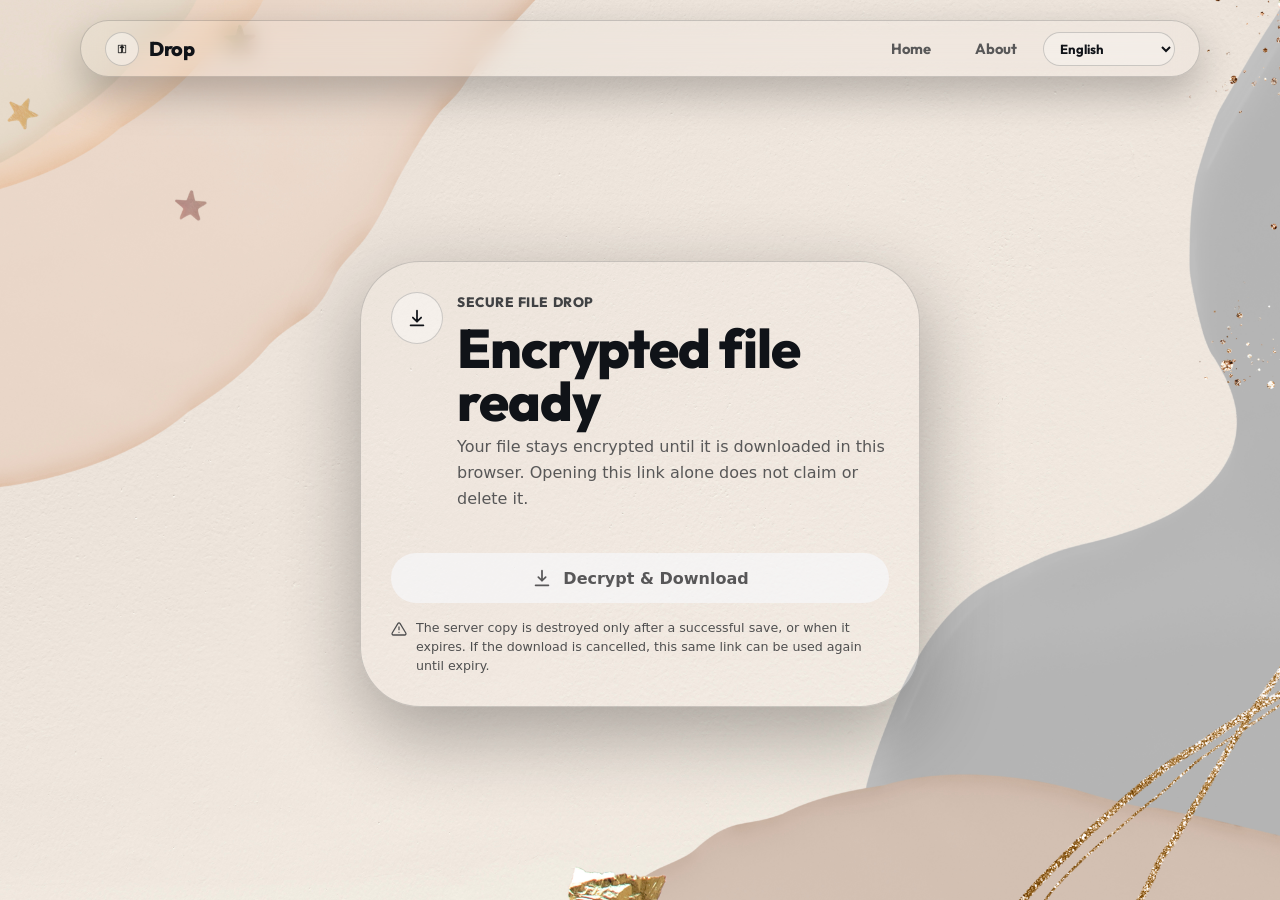
<file: r/index.html>
<!doctype html>
<html lang="en">
  <head>
    <meta charset="utf-8" />
    <script>
      document.documentElement.classList.add('i18n-loading');
    </script>
    <meta name="viewport" content="width=device-width, initial-scale=1" />
    <meta name="color-scheme" content="dark" />
    <meta name="theme-color" content="#070b16" />
    <meta name="referrer" content="no-referrer" />
    <meta name="robots" content="noindex, nofollow" />
    <meta
      name="description"
      data-i18n-content="receiveStatic.3"
      content="Your file stays encrypted until it is downloaded in this browser. Opening this link alone does not claim or delete it."
    />
    <title data-i18n-key="receiveStatic.0">Drop — Secure Download</title>

    <meta property="og:type" content="website" />
    <meta property="og:site_name" content="Drop" />
    <meta property="og:locale" content="en_US" />
    <meta property="og:url" content="https://drop.jeremytw.qzz.io/r/" />
    <meta
      property="og:title"
      data-i18n-content="receiveStatic.0"
      content="Drop — Secure Download"
    />
    <meta
      property="og:description"
      data-i18n-content="receiveStatic.3"
      content="Your file stays encrypted until it is downloaded in this browser. Opening this link alone does not claim or delete it."
    />
    <meta
      property="og:image"
      content="https://drop.jeremytw.qzz.io/static/images/social-preview.jpg"
    />
    <meta property="og:image:width" content="1200" />
    <meta property="og:image:height" content="630" />
    <meta
      property="og:image:alt"
      content="Drop secure encrypted file sharing interface"
    />

    <meta name="twitter:card" content="summary_large_image" />
    <meta
      name="twitter:title"
      data-i18n-content="receiveStatic.0"
      content="Drop — Secure Download"
    />
    <meta
      name="twitter:description"
      data-i18n-content="receiveStatic.3"
      content="Your file stays encrypted until it is downloaded in this browser. Opening this link alone does not claim or delete it."
    />
    <meta
      name="twitter:image"
      content="https://drop.jeremytw.qzz.io/static/images/social-preview.jpg"
    />
    <meta
      name="twitter:image:alt"
      content="Drop secure encrypted file sharing interface"
    />

    <link rel="icon" type="image/x-icon" href="/favicon.ico" />
    <link rel="apple-touch-icon" href="/static/images/logo.png" />
    <link rel="manifest" href="/site.webmanifest" />
    <link rel="preconnect" href="https://fonts.googleapis.com" />
    <link rel="preconnect" href="https://fonts.gstatic.com" crossorigin />
    <link
      href="https://fonts.googleapis.com/css2?family=Outfit:wght@500;700;800&display=swap"
      rel="stylesheet"
    />
    <link rel="preconnect" href="https://esm.sh" />
    <link rel="stylesheet" href="https://esm.sh/solid-glass@0.0.3/css" />
    <link rel="stylesheet" href="../static/css/style.css" />
  </head>
  <body class="receive-page">
    <div class="app-shell receive-app-shell">
      <header class="glass-header" data-liquid-glass>
        <a class="header-brand" href="../" aria-label="Drop Home">
          <span class="header-brand-icon" aria-hidden="true">
            <img
              src="../static/images/logo.png"
              alt="Drop Logo"
              width="20"
              height="20"
            />
          </span>
          <span>Drop</span>
        </a>
        <nav class="header-nav" aria-label="Main Navigation">
          <a class="nav-link" href="../">Home</a>
          <a class="nav-link" href="../about/">About</a>
        </nav>
      </header>

      <main class="receive-shell">
        <article class="glass-card receive-card" data-liquid-glass>
          <div class="card-head">
            <span class="icon-badge" aria-hidden="true">
              <svg viewBox="0 0 24 24" role="img">
                <path d="M12 4v12m0 0 4.5-4.5M12 16l-4.5-4.5M5 20h14" />
              </svg>
            </span>
            <div>
              <p class="eyebrow">Secure file drop</p>
              <h1 id="receiveTitle">Encrypted file ready</h1>
              <p id="receiveDescription">
                Your file stays encrypted until it is downloaded in this
                browser. Opening this link alone does not claim or delete it.
              </p>
            </div>
          </div>

          <p class="receive-error" id="receiveError" role="alert" hidden></p>

          <div class="receive-actions">
            <button
              class="primary-action"
              id="downloadButton"
              type="button"
              disabled
            >
              <svg viewBox="0 0 24 24" aria-hidden="true">
                <path d="M12 4v11m0 0 4-4m-4 4-4-4M5 20h14" />
              </svg>
              Decrypt &amp; Download
            </button>
            <button
              class="secondary-action"
              id="downloadZipButton"
              type="button"
              hidden
              disabled
            >
              Decrypt & Download as ZIP
            </button>
          </div>
          <p
            class="download-compatibility-note"
            id="downloadCompatibilityNote"
            hidden
          >
            ZIP download works with most browsers and is recommended for
            multiple files.
          </p>

          <p class="receive-security-note">
            <svg viewBox="0 0 24 24" aria-hidden="true">
              <path
                d="M12 9v4m0 4h.01M10.29 3.86 1.82 18a2 2 0 0 0 1.71 3h16.94a2 2 0 0 0 1.71-3L13.71 3.86a2 2 0 0 0-3.42 0z"
              />
            </svg>
            <span>
              The server copy is destroyed only after a successful save, or when
              it expires. If the download is cancelled, this same link can be
              used again until expiry.
            </span>
          </p>
        </article>

        <dialog
          class="glass-card destination-modal external-browser-modal"
          id="externalBrowserModal"
          aria-labelledby="externalBrowserTitle"
          data-liquid-glass
        >
          <div class="modal-scroll-wrapper">
            <div class="card-head">
              <span class="icon-badge" aria-hidden="true">
                <svg viewBox="0 0 24 24" role="img">
                  <path d="M14 5h5v5m0-5-8 8M5 8v11h11v-5" />
                </svg>
              </span>
              <div>
                <h2 id="externalBrowserTitle">Continue in Your Browser</h2>
                <p>
                  This in-app browser may block file downloads. We tried to open
                  the complete secure link in your default browser.
                </p>
              </div>
            </div>

            <div class="modal-actions">
              <button
                class="primary-action"
                id="openExternalBrowserButton"
                type="button"
              >
                Open in Browser
              </button>
              <button
                class="secondary-action"
                id="copyExternalLinkButton"
                type="button"
              >
                Copy Complete Link
              </button>
            </div>

            <p class="external-browser-note">
              If the browser does not open automatically, copy the link and
              paste it into your preferred browser. No file has been removed
              from the server.
            </p>
          </div>
        </dialog>

        <dialog
          class="glass-card destination-modal"
          id="downloadDestinationModal"
          aria-labelledby="downloadDestinationTitle"
          data-liquid-glass
        >
          <div class="modal-scroll-wrapper">
            <div class="card-head">
              <span class="icon-badge" aria-hidden="true">
                <svg viewBox="0 0 24 24" role="img">
                  <path d="M3 7h7l2 2h9v10H3z" />
                </svg>
              </span>
              <div>
                <h2 id="downloadDestinationTitle">Save Multiple Files</h2>
                <p>
                  Choose one folder. Every file will be streamed there
                  separately.
                </p>
              </div>
            </div>

            <div class="modal-actions">
              <button
                class="primary-action"
                id="chooseDirectoryButton"
                type="button"
              >
                Choose Folder
              </button>
              <button
                class="secondary-action"
                id="cancelDirectoryButton"
                type="button"
              >
                Cancel
              </button>
            </div>
          </div>
        </dialog>

        <div
          class="toast"
          id="toast"
          role="status"
          aria-live="polite"
          popover="manual"
        ></div>
      </main>
    </div>

    <script
      type="module"
      src="../static/js/bootstrap.js?entry=receive"
    ></script>
  </body>
</html>
</file>
<file: static/css/style.css>
:root {
  --page-background: url('../images/backgrounds/1.jpg');
  --page-background-position: center;
  --bg-ink: #0b0d10;
  --text: #101318;
  --muted: rgba(16, 19, 24, 0.68);
  --line: rgba(16, 19, 24, 0.18);
  --panel: rgba(255, 255, 255, 0.07);
  --accent: #f7f8fb;
  --accent-ink: #101318;
  --success: #101318;
  --warning: #101318;
  font-family:
    Inter,
    ui-sans-serif,
    system-ui,
    -apple-system,
    BlinkMacSystemFont,
    'Segoe UI',
    sans-serif;
}

* {
  box-sizing: border-box;
}

[hidden] {
  display: none !important;
}

::-webkit-scrollbar {
  width: 10px;
  height: 10px;
  background: transparent;
}

::-webkit-scrollbar-button,
::-webkit-scrollbar-button:single-button,
::-webkit-scrollbar-button:vertical:decrement,
::-webkit-scrollbar-button:vertical:increment,
::-webkit-scrollbar-button:start,
::-webkit-scrollbar-button:end {
  display: none !important;
  width: 0 !important;
  height: 0 !important;
  background: transparent !important;
  border: none !important;
}

::-webkit-scrollbar-track {
  background: transparent !important;
  background-color: transparent !important;
  border: none !important;
  box-shadow: none !important;
}

::-webkit-scrollbar-thumb {
  background-color: rgba(255, 255, 255, 0.12);
  border-radius: 999px;
  border: 2px solid transparent;
  background-clip: padding-box;
  backdrop-filter: blur(6px);
  -webkit-backdrop-filter: blur(6px);
  transition:
    background-color 0.25s ease,
    transform 0.25s ease;
}

::-webkit-scrollbar-thumb:hover {
  background-color: rgba(255, 255, 255, 0.25);
  transform: scaleX(1.15);
}

html {
  min-height: 100%;
  background:
    var(--page-background) var(--page-background-position) / cover fixed
      no-repeat,
    var(--bg-ink);
  scrollbar-width: thin;
  scrollbar-color: rgba(255, 255, 255, 0.2) transparent;
}

html.i18n-loading body {
  visibility: hidden;
}

html.i18n-loading {
  background: var(--bg-ink);
}

html:has(dialog[open]),
body:has(dialog[open]) {
  overflow: hidden !important;
}

body {
  min-height: 100vh;
  margin: 0;
  color: var(--text);
  overflow-x: hidden;
}

body::before {
  content: '';
  position: fixed;
  inset: 0;
  z-index: -2;
  background: transparent;
}

button,
input,
textarea {
  font: inherit;
}

button {
  cursor: pointer;
}

.app-shell {
  width: min(1120px, calc(100% - 32px));
  min-height: 100vh;
  margin: 0 auto;
  padding: 108px 0 40px;
}

.brand-strip {
  display: flex;
  flex-direction: column;
  gap: 20px;
  margin-bottom: 32px;
}

.brand-header {
  max-width: 820px;
}

.eyebrow {
  margin: 0 0 8px;
  color: rgba(16, 19, 24, 0.78);
  font-family: 'Outfit', sans-serif;
  font-size: 0.85rem;
  font-weight: 800;
  letter-spacing: 0.04em;
  text-transform: uppercase;
}

h1,
h2,
p {
  margin-top: 0;
}

h1 {
  max-width: 780px;
  margin-bottom: 0;
  font-family: 'Outfit', sans-serif;
  font-size: clamp(2.25rem, 5vw, 5rem);
  font-weight: 800;
  line-height: 0.95;
  letter-spacing: -0.02em;
}

.brand-subtitle {
  margin-top: 14px;
  max-width: 720px;
  font-size: 1.05rem;
  color: var(--muted);
  line-height: 1.5;
}

.disclaimer-bar {
  display: inline-flex;
  align-items: center;
  gap: 10px;
  margin-top: 16px;
  padding: 10px 16px;
  border: 1px solid rgba(16, 19, 24, 0.14);
  border-radius: 999px;
  background: rgba(255, 255, 255, 0.18);
  backdrop-filter: blur(12px);
  font-size: 0.82rem;
  color: rgba(16, 19, 24, 0.85);
  line-height: 1.4;
}

.disclaimer-bar svg {
  flex-shrink: 0;
  width: 16px;
  height: 16px;
  stroke: rgba(16, 19, 24, 0.75);
}

h2 {
  margin-bottom: 4px;
  font-family: 'Outfit', sans-serif;
  font-size: 1.45rem;
  font-weight: 700;
  letter-spacing: -0.01em;
}

p {
  margin-bottom: 0;
  color: var(--muted);
  line-height: 1.6;
}

.status-pill {
  flex: 0 0 auto;
  min-width: 126px;
  padding: 10px 14px;
  border: 1px solid var(--line);
  border-radius: 999px;
  background: rgba(255, 255, 255, 0.08);
  color: var(--muted);
  text-align: center;
  font-size: 0.88rem;
}

.status-pill.is-online {
  border-color: rgba(255, 255, 255, 0.46);
  color: var(--success);
}

.status-pill.is-offline {
  border-color: rgba(255, 255, 255, 0.38);
  color: var(--warning);
}

.workspace {
  display: grid;
  grid-template-columns: repeat(2, minmax(0, 1fr));
  gap: 20px;
}

.glass-card {
  position: relative;
  min-width: 0;
  padding: 24px;
  border: 1px solid var(--line);
  border-radius: 60px;
  background: var(--panel);
  box-shadow: 0 26px 80px rgba(0, 0, 0, 0.32);
  overflow: hidden;
  display: flex;
  flex-direction: column;
}

.card-head {
  display: flex;
  align-items: center;
  gap: 14px;
  margin-bottom: 22px;
}

.icon-badge {
  display: grid;
  flex: 0 0 52px;
  width: 52px;
  height: 52px;
  place-items: center;
  border: 1px solid var(--line);
  border-radius: 50%;
  background: rgba(255, 255, 255, 0.4);
}

svg {
  width: 22px;
  height: 22px;
  fill: none;
  stroke: currentColor;
  stroke-linecap: round;
  stroke-linejoin: round;
  stroke-width: 1.9;
}

.drop-zone {
  display: flex;
  flex-direction: column;
  align-items: center;
  justify-content: center;
  gap: 16px;
  min-height: 208px;
  margin-bottom: 16px;
  padding: 24px;
  border: 1px dashed var(--line);
  border-radius: 32px;
  background: rgba(255, 255, 255, 0.25);
  text-align: center;
  flex-grow: 1;
  transition:
    border-color 160ms ease,
    transform 160ms ease,
    background 160ms ease;
}

.drop-zone:hover,
.drop-zone.is-dragging {
  border-color: var(--text);
  background: rgba(255, 255, 255, 0.5);
  transform: translateY(-1px);
}

.drop-zone input {
  position: absolute;
  width: 1px;
  height: 1px;
  opacity: 0;
  pointer-events: none;
}

.drop-title {
  display: block;
  width: 100%;
  font-size: 1.85rem;
  font-weight: 800;
}

.drop-meta {
  display: block;
  width: 100%;
  color: var(--muted);
}

.expiry-option {
  display: flex;
  align-items: center;
  gap: 10px;
  margin: 0 4px 16px;
  color: var(--muted);
  font-size: 0.9rem;
  font-weight: 700;
  cursor: pointer;
}

.expiry-option input {
  width: 18px;
  height: 18px;
  margin: 0;
  accent-color: var(--accent);
}

.primary-action,
.secondary-action,
.icon-button {
  min-height: 48px;
  border: 0;
  color: var(--accent-ink);
  font-weight: 800;
}

.primary-action {
  display: inline-flex;
  width: 100%;
  align-items: center;
  justify-content: center;
  gap: 10px;
  padding: 14px 18px;
  border-radius: 999px;
  background: var(--accent);
  box-shadow: none;
}

.secondary-action {
  width: 100%;
  padding: 14px 18px;
  border: 1px solid var(--line);
  border-radius: 999px;
  background: rgba(255, 255, 255, 0.38);
}

.primary-action:disabled,
.secondary-action:disabled,
.icon-button:disabled {
  cursor: wait;
  opacity: 0.68;
}

.code-panel {
  margin-top: 18px;
}

.field-label,
.code-panel label {
  display: block;
  margin-bottom: 8px;
  color: var(--muted);
  font-size: 0.86rem;
  font-weight: 800;
}

.code-row {
  display: flex;
  align-items: center;
  gap: 10px;
}

input,
textarea {
  width: 100%;
  border: 1px solid rgba(16, 19, 24, 0.15);
  border-radius: 22px;
  background: rgba(255, 255, 255, 0.55);
  color: var(--text);
  outline: none;
}

input::placeholder,
textarea::placeholder {
  color: rgba(16, 19, 24, 0.45);
}

input {
  min-height: 48px;
  padding: 0 16px;
}

textarea {
  min-height: 152px;
  margin-bottom: 16px;
  padding: 14px 16px;
  resize: vertical;
}

#shareCode {
  min-height: 118px;
  margin-bottom: 0;
  white-space: pre-wrap;
}

#shareLink {
  min-width: 0;
  min-height: 52px;
  margin-bottom: 0;
  padding: 0 16px;
  font-family: ui-monospace, SFMono-Regular, Menlo, Monaco, Consolas, monospace;
  font-size: 0.78rem;
}

.share-link-panel {
  margin-top: 20px;
  border-top: 1px solid rgba(16, 19, 24, 0.12);
  padding-top: 16px;
}

.share-link-panel > label {
  display: block;
  margin-bottom: 8px;
  color: var(--muted);
  font-size: 0.86rem;
  font-weight: 800;
}

.share-actions {
  margin-top: 18px;
}

.share-actions .secondary-action {
  display: inline-flex;
  align-items: center;
  justify-content: center;
  gap: 10px;
}

.qr-container {
  position: relative;
  display: flex;
  align-items: center;
  justify-content: center;
  width: 100%;
  max-width: 240px;
  margin: 0 auto;
}

.qr-canvas-wrapper {
  display: flex;
  align-items: center;
  justify-content: center;
  width: 100%;
}

.qr-canvas-wrapper canvas {
  display: block;
  width: 100%;
  height: auto;
  aspect-ratio: 1 / 1;
}

.qr-overlay-actions {
  position: absolute;
  right: 16px;
  bottom: 16px;
  display: flex;
  align-items: center;
  gap: 8px;
  z-index: 5;
  opacity: 0;
  pointer-events: none;
  transition: opacity 160ms ease;
}

.qr-container:hover .qr-overlay-actions {
  opacity: 1;
  pointer-events: auto;
}

.qr-float-btn {
  display: grid;
  flex: 0 0 40px;
  width: 40px;
  height: 40px;
  place-items: center;
  border-radius: 50%;
  border: 1px solid rgba(16, 19, 24, 0.15);
  background: #ffffff;
  color: #101318;
  box-shadow: 0 4px 14px rgba(0, 0, 0, 0.18);
  cursor: pointer;
}

.qr-float-btn svg {
  width: 20px;
  height: 20px;
  stroke: currentColor;
  stroke-width: 2.2;
}

.receive-actions {
  display: flex;
  flex-direction: column;
  gap: 10px;
  margin-top: 24px;
}

.receive-actions .primary-action,
.receive-actions .secondary-action {
  margin-top: 0;
  display: inline-flex;
  align-items: center;
  justify-content: center;
  gap: 10px;
}

.download-compatibility-note {
  margin-top: 10px;
  color: var(--muted);
  font-size: 0.79rem;
  line-height: 1.45;
  text-align: center;
}

.external-browser-modal .modal-actions {
  display: flex;
  flex-direction: column;
  gap: 10px;
}

.external-browser-note {
  margin-top: 14px;
  color: var(--muted);
  font-size: 0.79rem;
  line-height: 1.5;
}

#downloadCode {
  flex-grow: 1;
}

input:focus,
textarea:focus {
  border-color: rgba(247, 248, 251, 0.78);
  box-shadow: 0 0 0 4px rgba(247, 248, 251, 0.1);
}

.icon-button {
  display: grid;
  flex: 0 0 50px;
  width: 50px;
  height: 50px;
  place-items: center;
  border-radius: 50%;
  background: #f7f8fb;
}

.toast {
  position: fixed;
  inset: auto 24px 24px auto;
  right: 24px;
  bottom: 24px;
  top: auto;
  left: auto;
  margin: 0;
  width: auto;
  height: auto;
  z-index: 2147483647;
  max-width: min(420px, calc(100vw - 48px));
  padding: 14px 16px;
  border: 1px solid rgba(16, 19, 24, 0.1);
  border-radius: 20px;
  background: rgba(255, 255, 255, 0.95);
  color: var(--text);
  box-shadow: 0 16px 40px rgba(0, 0, 0, 0.12);
  opacity: 0;
  transform: translateY(12px);
  transition:
    opacity 160ms ease,
    transform 160ms ease;
  pointer-events: none;
}

.toast-message {
  display: block;
}

.toast-progress-track {
  display: none;
  width: 100%;
  height: 4px;
  margin-top: 10px;
  overflow: hidden;
  border-radius: 999px;
  background: rgba(16, 19, 24, 0.12);
}

.toast.has-progress {
  width: min(320px, calc(100vw - 48px));
}

.toast.has-progress .toast-progress-track {
  display: block;
}

.toast-progress-bar {
  display: block;
  width: 100%;
  height: 100%;
  border-radius: inherit;
  background: var(--text);
  transform: scaleX(0);
  transform-origin: left center;
  transition: transform 160ms linear;
}

.toast.is-indeterminate .toast-progress-bar {
  width: 42%;
  animation: toast-progress-indeterminate 1.1s ease-in-out infinite;
  transform: translateX(-110%);
}

html[dir='rtl'] .toast-progress-bar {
  transform-origin: right center;
}

@keyframes toast-progress-indeterminate {
  0% {
    transform: translateX(-110%);
  }
  100% {
    transform: translateX(350%);
  }
}

.toast.is-visible {
  opacity: 1;
  transform: translateY(0);
}

dialog.glass-card {
  position: fixed;
  inset: 0;
  margin: auto;
  width: min(500px, calc(100% - 32px));
  max-height: calc(100vh - 40px);
  overflow: hidden !important;
  color: var(--text);
  padding: 0 24px;
}

.modal-scroll-wrapper {
  width: 100%;
  flex: 0 1 auto;
  min-height: 0;
  max-height: calc(100vh - 40px);
  overflow-y: auto;
  overscroll-behavior: contain;
  padding: 24px 16px 24px 12px;
  box-sizing: border-box;
}

.modal-scroll-wrapper::-webkit-scrollbar {
  width: 8px;
}

.modal-scroll-wrapper::-webkit-scrollbar-button,
.modal-scroll-wrapper::-webkit-scrollbar-button:single-button,
.modal-scroll-wrapper::-webkit-scrollbar-button:vertical:decrement,
.modal-scroll-wrapper::-webkit-scrollbar-button:vertical:increment,
.modal-scroll-wrapper::-webkit-scrollbar-button:start,
.modal-scroll-wrapper::-webkit-scrollbar-button:end {
  display: none !important;
  width: 0 !important;
  height: 0 !important;
  background: transparent !important;
  border: none !important;
}

.modal-scroll-wrapper::-webkit-scrollbar-track {
  background: transparent !important;
  margin-top: 32px;
  margin-bottom: 32px;
}

.modal-scroll-wrapper::-webkit-scrollbar-thumb {
  background-color: rgba(255, 255, 255, 0.28);
  border-radius: 999px;
  border: 2px solid transparent;
  background-clip: padding-box;
}

.modal-scroll-wrapper::-webkit-scrollbar-thumb:hover {
  background-color: rgba(255, 255, 255, 0.45);
}

dialog.glass-card:not([open]) {
  display: none;
}

dialog.glass-card[open] {
  display: flex;
}

dialog::backdrop {
  background: rgba(11, 13, 16, 0.4);
  backdrop-filter: blur(8px);
}

.close-modal-btn {
  margin-top: 24px;
}

.modal-actions {
  display: grid;
  gap: 10px;
}

.receive-page {
  min-height: 100vh;
}

.receive-app-shell {
  display: flex;
  flex-direction: column;
  align-items: center;
  justify-content: flex-start;
  min-height: 100vh;
}

.receive-shell {
  width: min(560px, 100%);
  margin: auto 0;
}

.receive-brand {
  display: inline-flex;
  align-items: center;
  margin: 0 0 18px 12px;
  color: rgba(16, 19, 24, 0.78);
  font-family: 'Outfit', sans-serif;
  font-size: 0.9rem;
  font-weight: 800;
  letter-spacing: 0.04em;
  text-decoration: none;
  text-transform: uppercase;
}

.receive-card {
  min-height: 0;
  padding: 30px;
}

.receive-card .card-head {
  align-items: flex-start;
  margin-bottom: 18px;
}

.receive-card h1 {
  max-width: none;
  margin-bottom: 6px;
  font-size: clamp(2rem, 8vw, 3.4rem);
  line-height: 0.98;
}

.receive-card > .primary-action {
  margin-top: 24px;
}

.receive-security-note {
  display: flex;
  gap: 9px;
  margin-top: 16px;
  color: rgba(16, 19, 24, 0.72);
  font-size: 0.79rem;
  line-height: 1.5;
}

.receive-security-note svg {
  flex: 0 0 16px;
  width: 16px;
  height: 16px;
  margin-top: 2px;
}

.receive-error {
  margin-top: 4px;
  color: var(--text);
}

.receive-error[hidden] {
  display: none;
}

.glass-header {
  position: fixed;
  top: 20px;
  left: 0;
  right: 0;
  display: flex;
  align-items: center;
  justify-content: space-between;
  width: min(1120px, calc(100% - 32px));
  margin: 0 auto;
  padding: 10px 24px;
  border: 1px solid var(--line);
  border-radius: 999px;
  background: var(--panel);
  box-shadow: 0 16px 40px rgba(0, 0, 0, 0.25);
  backdrop-filter: blur(12px);
  z-index: 100;
}

.header-brand {
  display: flex;
  align-items: center;
  gap: 10px;
  text-decoration: none;
  color: var(--text);
  font-family: 'Outfit', sans-serif;
  font-weight: 800;
  font-size: 1.25rem;
  letter-spacing: -0.02em;
  transition: opacity 160ms ease;
}

.header-brand:hover {
  opacity: 0.85;
}

.header-brand-icon {
  display: grid;
  width: 34px;
  height: 34px;
  place-items: center;
  border-radius: 50%;
  background: rgba(255, 255, 255, 0.4);
  border: 1px solid var(--line);
}

.header-brand-icon svg,
.header-brand-icon img {
  width: 20px;
  height: 20px;
  object-fit: contain;
}

.header-nav {
  display: flex;
  align-items: center;
  gap: 8px;
}

.language-switcher {
  display: inline-flex;
  align-items: center;
}

.language-switcher-select {
  width: min(132px, 27vw);
  min-height: 34px;
  padding: 6px 28px 6px 12px;
  border: 1px solid var(--line);
  border-radius: 999px;
  color: var(--text);
  background: rgba(255, 255, 255, 0.28);
  font-family: 'Outfit', sans-serif;
  font-size: 0.82rem;
  font-weight: 700;
  line-height: 1;
}

.language-switcher-select:focus-visible {
  outline: 2px solid var(--text);
  outline-offset: 2px;
}

.nav-link {
  display: inline-flex;
  align-items: center;
  gap: 6px;
  padding: 8px 18px;
  border-radius: 999px;
  color: var(--muted);
  font-family: 'Outfit', sans-serif;
  font-weight: 700;
  font-size: 0.92rem;
  text-decoration: none;
  transition:
    background 160ms ease,
    color 160ms ease;
}

.nav-link:hover {
  color: var(--text);
  background: rgba(255, 255, 255, 0.22);
}

.nav-link.active {
  color: var(--text);
  background: rgba(255, 255, 255, 0.45);
  box-shadow: 0 4px 12px rgba(0, 0, 0, 0.08);
}

.about-grid {
  display: grid;
  grid-template-columns: repeat(2, minmax(0, 1fr));
  gap: 20px;
  margin-bottom: 24px;
}

.about-full-card {
  margin-bottom: 24px;
}

.feature-list {
  display: flex;
  flex-direction: column;
  gap: 16px;
  margin-top: 16px;
}

.feature-item {
  display: flex;
  gap: 14px;
  align-items: flex-start;
}

.feature-item .icon-badge {
  flex: 0 0 44px;
  width: 44px;
  height: 44px;
}

.feature-item h3 {
  margin: 0 0 4px;
  font-family: 'Outfit', sans-serif;
  font-size: 1.1rem;
  font-weight: 700;
}

.tech-badge-group {
  display: flex;
  flex-wrap: wrap;
  gap: 8px;
  margin-top: 16px;
}

.tech-badge {
  display: inline-flex;
  align-items: center;
  padding: 6px 14px;
  border: 1px solid var(--line);
  border-radius: 999px;
  background: rgba(255, 255, 255, 0.25);
  font-family: 'Outfit', sans-serif;
  font-weight: 700;
  font-size: 0.82rem;
  color: var(--text);
}

.repo-card-body {
  display: flex;
  align-items: center;
  justify-content: space-between;
  flex-wrap: wrap;
  gap: 20px;
}

.repo-info {
  max-width: 600px;
}

.github-btn {
  display: inline-flex;
  align-items: center;
  gap: 10px;
  padding: 12px 24px;
  border-radius: 999px;
  background: var(--text);
  color: #ffffff;
  font-family: 'Outfit', sans-serif;
  font-weight: 700;
  font-size: 0.95rem;
  text-decoration: none;
  box-shadow: 0 12px 30px rgba(0, 0, 0, 0.25);
  transition:
    transform 160ms ease,
    opacity 160ms ease;
}

.github-btn:hover {
  transform: translateY(-2px);
  opacity: 0.92;
}

.github-btn svg {
  fill: currentColor;
  stroke: none;
  width: 20px;
  height: 20px;
}

@media (max-width: 820px) {
  .app-shell {
    width: min(100% - 24px, 620px);
    padding: 82px 0 24px;
  }

  .glass-header {
    top: 12px;
    padding: 8px 14px;
    width: min(100% - 24px, 620px);
  }

  .header-brand {
    font-size: 1.1rem;
  }

  .header-brand-icon {
    width: 28px;
    height: 28px;
  }

  .header-brand-icon svg,
  .header-brand-icon img {
    width: 16px;
    height: 16px;
  }

  .nav-link {
    padding: 6px 8px;
    font-size: 0.78rem;
    white-space: nowrap;
  }

  .header-nav {
    min-width: 0;
    gap: 4px;
  }

  .language-switcher-select {
    width: clamp(72px, 23vw, 96px);
    min-height: 30px;
    padding: 5px 18px 5px 7px;
    font-size: 0.76rem;
    white-space: nowrap;
  }

  .brand-strip,
  .workspace,
  .about-grid {
    display: grid;
    grid-template-columns: 1fr;
  }

  .disclaimer-bar {
    border-radius: 20px;
    font-size: 0.78rem;
    padding: 8px 14px;
  }

  h1 {
    font-size: clamp(2.1rem, 14vw, 4rem);
  }

  .glass-card {
    padding: 18px;
    border-radius: 38px;
  }

  .drop-zone {
    min-height: 178px;
    border-radius: 26px;
  }

  .drop-title {
    font-size: 1.45rem;
  }

  .receive-page {
    padding: 16px;
  }

  .receive-card {
    padding: 22px;
  }

  .repo-card-body {
    flex-direction: column;
    align-items: flex-start;
  }
}

.about-page {
  padding-bottom: 72px;
}

.about-hero {
  gap: 24px;
}

.about-hero h1 {
  max-width: 1080px;
  font-size: clamp(2.45rem, 4.6vw, 4rem);
}

.about-hero-note,
.about-index {
  border: 1px solid var(--line);
  background: var(--panel);
  box-shadow: 0 20px 65px rgba(0, 0, 0, 0.2);
  backdrop-filter: blur(12px);
}

.about-hero-note {
  display: flex;
  align-items: flex-start;
  gap: 14px;
  width: min(680px, 100%);
  padding: 18px 22px;
  border-radius: 32px;
}

.about-hero-note strong {
  display: block;
  margin-bottom: 4px;
  font-family: 'Outfit', sans-serif;
  font-size: 1rem;
  font-weight: 800;
  color: var(--text);
}

.about-hero-note p {
  font-size: 0.9rem;
  line-height: 1.55;
  color: var(--muted);
}

.about-note-icon,
.scope-note-icon {
  display: grid;
  flex: 0 0 34px;
  width: 34px;
  height: 34px;
  place-items: center;
  border: 1px solid var(--line);
  border-radius: 50%;
  background: rgba(255, 255, 255, 0.4);
  color: var(--text);
}

.about-note-icon svg,
.scope-note-icon svg {
  width: 16px;
  height: 16px;
  stroke: currentColor;
  stroke-width: 2;
  fill: none;
}

.about-index {
  display: flex;
  flex-wrap: wrap;
  align-items: center;
  gap: 8px 10px;
  margin: 0 0 64px;
  padding: 12px 20px;
  border-radius: 999px;
}

.about-index-label {
  margin-right: 6px;
  color: var(--muted);
  font-family: 'Outfit', sans-serif;
  font-size: 0.82rem;
  font-weight: 800;
  letter-spacing: 0.02em;
}

.about-index a {
  padding: 8px 16px;
  border-radius: 999px;
  color: var(--text);
  font-family: 'Outfit', sans-serif;
  font-size: 0.88rem;
  font-weight: 700;
  text-decoration: none;
  background: rgba(255, 255, 255, 0.15);
  transition:
    background 160ms ease,
    transform 160ms ease,
    color 160ms ease;
}

.about-index a:hover {
  background: rgba(255, 255, 255, 0.45);
  transform: translateY(-1px);
}

.about-section {
  margin: 0 0 86px;
  scroll-margin-top: 110px;
}

.section-heading {
  max-width: 770px;
  margin: 0 0 28px;
}

.section-heading h2 {
  margin-bottom: 10px;
  font-size: clamp(1.9rem, 3.6vw, 3rem);
  line-height: 1.03;
}

.section-heading > p:last-child {
  font-size: 1.02rem;
  color: var(--muted);
  line-height: 1.6;
}

.architecture-card {
  gap: 26px;
  padding: 32px;
}

.architecture-flow {
  display: grid;
  grid-template-columns: minmax(0, 1fr) 100px minmax(0, 1fr) 100px minmax(
      0,
      1fr
    );
  align-items: stretch;
  gap: 12px;
}

.system-node {
  position: relative;
  display: flex;
  flex-direction: column;
  padding: 24px 20px;
  border: 1px solid var(--line);
  border-radius: 32px;
  background: rgba(255, 255, 255, 0.22);
}

.system-number {
  position: absolute;
  top: 16px;
  right: 18px;
  color: rgba(16, 19, 24, 0.4);
  font-family: 'Outfit', sans-serif;
  font-size: 0.85rem;
  font-weight: 800;
}

.system-icon,
.process-icon,
.cleanup-icon,
.memory-icon {
  display: grid;
  width: 48px;
  height: 48px;
  margin-bottom: 16px;
  place-items: center;
  border: 1px solid var(--line);
  border-radius: 50%;
  background: rgba(255, 255, 255, 0.4);
  color: var(--text);
}

.system-icon svg,
.process-icon svg,
.cleanup-icon svg,
.memory-icon svg {
  width: 22px;
  height: 22px;
  fill: none;
  stroke: currentColor;
  stroke-width: 1.9;
  stroke-linecap: round;
  stroke-linejoin: round;
}

.system-node h3,
.process-card h3,
.data-card h3,
.vertical-flow h3,
.cleanup-card h3,
.explain-card h3,
.comparison-side h3,
.boundary-card h3 {
  margin: 0 0 8px;
  font-family: 'Outfit', sans-serif;
  font-size: 1.15rem;
  font-weight: 700;
  line-height: 1.2;
}

.system-node p {
  font-size: 0.88rem;
  line-height: 1.55;
  color: var(--muted);
  flex-grow: 1;
}

.node-tag,
.cleanup-tag,
.key-location {
  display: inline-flex;
  align-self: flex-start;
  margin-top: 16px;
  padding: 6px 12px;
  border: 1px solid rgba(16, 19, 24, 0.14);
  border-radius: 999px;
  background: rgba(255, 255, 255, 0.35);
  color: rgba(16, 19, 24, 0.8);
  font-size: 0.75rem;
  font-weight: 700;
  line-height: 1.3;
}

.flow-arrow,
.lane-arrow {
  display: flex;
  flex-direction: column;
  align-items: center;
  justify-content: center;
  gap: 6px;
  color: var(--muted);
  text-align: center;
}

.flow-arrow span,
.lane-arrow span {
  font-family: 'Outfit', sans-serif;
  font-size: 0.72rem;
  font-weight: 800;
  letter-spacing: 0.02em;
  text-transform: uppercase;
}

.flow-arrow-icon,
.lane-arrow-icon,
.timeline-arrow,
.connector-arrow {
  width: 20px;
  height: 20px;
  stroke: currentColor;
  stroke-width: 2;
  fill: none;
}

.architecture-notes {
  display: grid;
  grid-template-columns: 1fr 1fr;
  gap: 16px;
}

.fact-callout {
  padding: 18px 20px;
  border-left: 3px solid rgba(16, 19, 24, 0.7);
  border-radius: 0 24px 24px 0;
  background: rgba(255, 255, 255, 0.22);
}

.fact-callout-soft {
  border-left-color: rgba(16, 19, 24, 0.3);
}

.callout-label {
  display: block;
  margin-bottom: 6px;
  color: rgba(16, 19, 24, 0.75);
  font-family: 'Outfit', sans-serif;
  font-size: 0.75rem;
  font-weight: 800;
  letter-spacing: 0.04em;
  text-transform: uppercase;
}

.fact-callout p {
  font-size: 0.88rem;
  line-height: 1.55;
  color: var(--muted);
}

.story-grid {
  display: grid;
  gap: 16px;
  margin-bottom: 20px;
}

.story-grid-four {
  grid-template-columns: repeat(4, minmax(0, 1fr));
}

.process-card {
  padding: 24px 20px;
  display: flex;
  flex-direction: column;
}

.process-step {
  margin-bottom: 14px;
  color: rgba(16, 19, 24, 0.4);
  font-family: 'Outfit', sans-serif;
  font-size: 0.8rem;
  font-weight: 800;
  letter-spacing: 0.08em;
}

.process-card p {
  font-size: 0.88rem;
  line-height: 1.58;
  color: var(--muted);
}

.encryption-walkthrough {
  padding: 32px;
}

.encryption-walkthrough .card-head,
.gc-timeline .card-head {
  align-items: flex-start;
  margin-bottom: 16px;
}

.encryption-lane {
  display: grid;
  grid-template-columns: minmax(0, 1fr) 80px minmax(0, 1fr) 80px minmax(0, 1fr);
  align-items: center;
  gap: 8px;
  margin-top: 24px;
}

.lane-item {
  padding: 20px;
  border: 1px solid var(--line);
  border-radius: 28px;
  background: rgba(255, 255, 255, 0.25);
}

.lane-label {
  display: block;
  margin-bottom: 12px;
  color: var(--muted);
  font-size: 0.76rem;
  font-weight: 800;
  text-transform: uppercase;
}

.lane-item strong {
  display: block;
  margin-bottom: 6px;
  font-family: 'Outfit', sans-serif;
  font-size: 1.02rem;
  line-height: 1.2;
}

.lane-item small {
  color: var(--muted);
  font-size: 0.78rem;
  line-height: 1.35;
}

.walkthrough-caption {
  max-width: 900px;
  margin-top: 20px;
  color: var(--muted);
  font-size: 0.86rem;
  line-height: 1.6;
}

.key-map-card {
  padding: 32px;
}

.key-map {
  display: grid;
  grid-template-columns:
    minmax(0, 1.05fr) 48px minmax(0, 1fr) minmax(0, 1fr)
    minmax(0, 1fr);
  align-items: stretch;
  gap: 12px;
}

.key-map-item {
  position: relative;
  display: flex;
  flex-direction: column;
  padding: 48px 20px 48px;
  border: 1px solid var(--line);
  border-radius: 28px;
  background: rgba(255, 255, 255, 0.22);
}

.key-dot {
  position: absolute;
  top: 16px;
  left: 18px;
  display: grid;
  width: 24px;
  height: 24px;
  place-items: center;
  border-radius: 50%;
  background: var(--text);
  color: #fff;
  font-family: 'Outfit', sans-serif;
  font-size: 0.72rem;
  font-weight: 800;
}

.key-map-item h3 {
  margin: 0 0 8px;
  font-family: 'Outfit', sans-serif;
  font-size: 1.02rem;
  line-height: 1.2;
}

.key-map-item p {
  font-size: 0.85rem;
  line-height: 1.55;
  color: var(--muted);
}

.key-location {
  position: absolute;
  right: 14px;
  bottom: 14px;
  left: 14px;
  justify-content: center;
  margin-top: 0;
  text-align: center;
}

.key-map-branch {
  position: relative;
}

.key-map-branch::before,
.key-map-branch::after,
.key-map-branch span::before,
.key-map-branch span::after {
  position: absolute;
  content: '';
  background: var(--line);
}

.key-map-branch::before {
  top: 50%;
  left: 0;
  width: 50%;
  height: 1px;
}

.key-map-branch::after {
  top: 25%;
  right: 0;
  width: 1px;
  height: 50%;
}

.key-map-branch span:first-child::before {
  top: 25%;
  right: 0;
  width: 50%;
  height: 1px;
}

.key-map-branch span:last-child::before {
  top: 75%;
  right: 0;
  width: 50%;
  height: 1px;
}

.key-map-summary {
  display: flex;
  align-items: center;
  gap: 14px;
  margin-top: 20px;
  padding: 16px 20px;
  border: 1px solid var(--line);
  border-radius: 24px;
  background: rgba(255, 255, 255, 0.2);
}

.summary-lock {
  display: grid;
  flex: 0 0 32px;
  width: 32px;
  height: 32px;
  place-items: center;
  border-radius: 50%;
  background: rgba(255, 255, 255, 0.4);
  border: 1px solid var(--line);
  color: var(--text);
}

.summary-lock svg {
  width: 16px;
  height: 16px;
  stroke: currentColor;
  stroke-width: 2;
  fill: none;
}

.key-map-summary p {
  font-size: 0.88rem;
  line-height: 1.55;
  color: var(--muted);
}

.data-grid {
  margin-top: 20px;
}

.data-card {
  padding: 28px;
}

.data-card .card-head {
  align-items: flex-start;
  margin-bottom: 12px;
}

.data-list {
  display: grid;
  gap: 0;
  margin: 12px 0 0;
}

.data-list div {
  padding: 14px 0;
  border-top: 1px solid var(--line);
}

.data-list dt {
  margin-bottom: 4px;
  font-family: 'Outfit', sans-serif;
  font-size: 0.9rem;
  font-weight: 800;
  color: var(--text);
}

.data-list dd {
  margin: 0;
  color: var(--muted);
  font-size: 0.86rem;
  line-height: 1.55;
}

.scope-note {
  display: flex;
  align-items: flex-start;
  gap: 14px;
  margin-top: 20px;
  padding: 18px 20px;
  border: 1px solid var(--line);
  border-radius: 28px;
  background: rgba(255, 255, 255, 0.2);
}

.scope-note p {
  font-size: 0.86rem;
  line-height: 1.6;
  color: var(--muted);
}

.download-flow-card {
  padding: 32px;
}

.vertical-flow {
  display: grid;
  gap: 0;
  max-width: 900px;
  margin: 0;
  padding: 0;
  list-style: none;
}

.vertical-flow li {
  position: relative;
  display: grid;
  grid-template-columns: 48px minmax(0, 1fr);
  gap: 18px;
  padding-bottom: 26px;
}

.vertical-flow li:last-child {
  padding-bottom: 0;
}

.vertical-flow li:not(:last-child)::before {
  position: absolute;
  top: 44px;
  bottom: 4px;
  left: 21px;
  width: 1px;
  background: var(--line);
  content: '';
}

.vertical-number {
  z-index: 1;
  display: grid;
  width: 44px;
  height: 44px;
  place-items: center;
  border: 1px solid var(--line);
  border-radius: 50%;
  background: rgba(255, 255, 255, 0.45);
  font-family: 'Outfit', sans-serif;
  font-size: 0.85rem;
  font-weight: 800;
  color: var(--text);
}

.vertical-flow h3 {
  padding-top: 8px;
}

.vertical-flow p {
  max-width: 720px;
  font-size: 0.9rem;
  line-height: 1.6;
  color: var(--muted);
}

.cleanup-grid {
  display: grid;
  grid-template-columns: repeat(2, minmax(0, 1fr));
  gap: 16px;
  margin-top: 20px;
}

.cleanup-card {
  padding: 26px;
  display: flex;
  flex-direction: column;
}

.cleanup-card p {
  font-size: 0.88rem;
  line-height: 1.6;
  color: var(--muted);
}

.cleanup-card .cleanup-tag {
  margin-top: auto;
}

.memory-basics {
  padding: 32px;
}

.memory-diagram {
  display: grid;
  grid-template-columns: minmax(0, 1fr) 80px minmax(0, 1fr);
  align-items: stretch;
}

.memory-column {
  padding: 24px;
  border: 1px solid var(--line);
  border-radius: 32px;
  background: rgba(255, 255, 255, 0.2);
}

.memory-title {
  display: flex;
  gap: 12px;
  align-items: center;
  margin-bottom: 20px;
}

.memory-title > span {
  display: grid;
  width: 40px;
  height: 40px;
  place-items: center;
  border-radius: 50%;
  background: rgba(255, 255, 255, 0.4);
  border: 1px solid var(--line);
  color: var(--text);
}

.memory-title > span svg {
  width: 20px;
  height: 20px;
  stroke: currentColor;
  stroke-width: 1.9;
  fill: none;
}

.memory-title h3 {
  margin: 0 0 2px;
  font-family: 'Outfit', sans-serif;
  font-size: 1.15rem;
}

.memory-title p {
  font-size: 0.8rem;
  color: var(--muted);
}

.stack-frames,
.heap-items {
  display: grid;
  gap: 8px;
}

.stack-frame,
.heap-item {
  padding: 12px 16px;
  border: 1px solid var(--line);
  border-radius: 16px;
  background: rgba(255, 255, 255, 0.25);
}

.stack-frame-top {
  background: rgba(255, 255, 255, 0.45);
}

.stack-frame strong,
.heap-item strong {
  display: block;
  margin-bottom: 3px;
  font-size: 0.85rem;
  font-family: 'Outfit', sans-serif;
}

.stack-frame span,
.heap-item span {
  color: var(--muted);
  font-size: 0.76rem;
}

.memory-caption {
  margin-top: 18px;
  font-size: 0.82rem;
  line-height: 1.55;
  color: var(--muted);
}

.memory-connector {
  display: flex;
  flex-direction: column;
  align-items: center;
  justify-content: center;
  gap: 6px;
  color: var(--muted);
  font-family: 'Outfit', sans-serif;
  font-size: 0.75rem;
  font-weight: 800;
  text-transform: uppercase;
}

.memory-explain-grid {
  margin-top: 20px;
}

.explain-card {
  padding: 26px;
}

.explain-number {
  display: inline-flex;
  align-items: center;
  justify-content: center;
  width: 32px;
  height: 32px;
  margin-bottom: 18px;
  border-radius: 50%;
  background: rgba(255, 255, 255, 0.4);
  border: 1px solid var(--line);
  color: var(--text);
  font-family: 'Outfit', sans-serif;
  font-size: 0.9rem;
  font-weight: 800;
}

.explain-card p {
  font-size: 0.88rem;
  line-height: 1.62;
  color: var(--muted);
}

.gc-timeline {
  margin-top: 20px;
  padding: 32px;
}

.timeline-steps {
  display: grid;
  grid-template-columns:
    minmax(0, 1fr) 28px minmax(0, 1fr) 28px minmax(0, 1fr)
    28px minmax(0, 1fr);
  align-items: center;
  gap: 6px;
  margin-top: 24px;
}

.timeline-steps > div {
  padding: 18px;
  border: 1px solid var(--line);
  border-radius: 24px;
  background: rgba(255, 255, 255, 0.22);
}

.timeline-steps span {
  display: block;
  margin-bottom: 8px;
  font-family: 'Outfit', sans-serif;
  font-size: 0.95rem;
  font-weight: 800;
  line-height: 1.2;
}

.timeline-steps p {
  font-size: 0.8rem;
  line-height: 1.5;
  color: var(--muted);
}

.timeline-arrow {
  justify-self: center;
  color: var(--muted);
}

.cpp-core-card {
  margin-top: 20px;
  padding: 32px;
}

.cpp-core-intro {
  display: grid;
  grid-template-columns: minmax(0, 1fr) 160px;
  gap: 30px;
  align-items: center;
}

.cpp-core-intro h2 {
  margin-bottom: 10px;
  font-size: clamp(1.65rem, 3.2vw, 2.5rem);
  line-height: 1.06;
}

.cpp-badge {
  display: flex;
  flex-direction: column;
  align-items: center;
  justify-content: center;
  width: 140px;
  height: 140px;
  margin: 0 auto;
  border: 1px solid var(--line);
  border-radius: 50%;
  background: rgba(255, 255, 255, 0.35);
  box-shadow: 0 8px 24px rgba(0, 0, 0, 0.1);
  font-family: 'Outfit', sans-serif;
  font-size: 2rem;
  font-weight: 800;
  color: var(--text);
}

.cpp-badge small {
  margin-top: 4px;
  color: var(--muted);
  font-family: Inter, sans-serif;
  font-size: 0.62rem;
  font-weight: 700;
  letter-spacing: 0.04em;
  text-align: center;
  text-transform: uppercase;
}

.comparison-grid {
  display: grid;
  grid-template-columns: minmax(0, 1fr) 44px minmax(0, 1fr);
  gap: 16px;
  align-items: stretch;
  margin-top: 28px;
}

.comparison-side {
  padding: 24px;
  border: 1px solid var(--line);
  border-radius: 28px;
  background: rgba(255, 255, 255, 0.2);
}

.comparison-side h3 {
  margin-bottom: 14px;
}

.comparison-side ul {
  display: grid;
  gap: 10px;
  margin: 0;
  padding-left: 18px;
  color: var(--muted);
  font-size: 0.87rem;
  line-height: 1.55;
}

.comparison-divider {
  display: grid;
  place-items: center;
  color: var(--muted);
  font-family: 'Outfit', sans-serif;
  font-size: 0.88rem;
  font-weight: 800;
}

.native-lifecycle {
  display: grid;
  grid-template-columns: repeat(4, minmax(0, 1fr));
  gap: 12px;
  margin-top: 20px;
}

.native-lifecycle > div {
  padding: 18px;
  border: 1px solid var(--line);
  border-radius: 24px;
  background: rgba(255, 255, 255, 0.22);
}

.native-dot {
  display: grid;
  width: 24px;
  height: 24px;
  margin-bottom: 12px;
  place-items: center;
  border-radius: 50%;
  background: var(--text);
  color: #fff;
  font-family: 'Outfit', sans-serif;
  font-size: 0.7rem;
  font-weight: 800;
}

.native-lifecycle strong {
  display: block;
  margin-bottom: 6px;
  font-family: 'Outfit', sans-serif;
  font-size: 0.95rem;
}

.native-lifecycle p {
  font-size: 0.8rem;
  line-height: 1.55;
  color: var(--muted);
}

.boundary-grid {
  display: grid;
  grid-template-columns: repeat(2, minmax(0, 1fr));
  gap: 16px;
}

.boundary-card {
  padding: 26px;
  display: flex;
  flex-direction: column;
}

.boundary-mark {
  display: block;
  margin-bottom: 16px;
  color: rgba(16, 19, 24, 0.4);
  font-family: 'Outfit', sans-serif;
  font-size: 0.82rem;
  font-weight: 800;
  letter-spacing: 0.08em;
}

.boundary-card p {
  font-size: 0.88rem;
  line-height: 1.62;
  color: var(--muted);
}

.final-summary {
  display: grid;
  grid-template-columns: minmax(0, 1fr) auto;
  gap: 30px;
  align-items: center;
  margin-top: 24px;
  padding: 32px;
}

.final-summary h2 {
  max-width: 780px;
  margin-bottom: 12px;
  font-size: clamp(1.6rem, 3.3vw, 2.5rem);
  line-height: 1.08;
}

.final-summary > div > p:last-child {
  max-width: 810px;
  font-size: 0.92rem;
  color: var(--muted);
}

.final-summary-actions {
  display: flex;
  flex-direction: column;
  gap: 10px;
  flex-shrink: 0;
}

.final-summary .github-btn {
  white-space: nowrap;
}

.github-btn-secondary {
  background: rgba(255, 255, 255, 0.25);
  color: var(--text);
  border: 1px solid var(--line);
  box-shadow: none;
}

.github-btn-secondary:hover {
  background: rgba(255, 255, 255, 0.45);
}

@media (max-width: 1020px) {
  .story-grid-four {
    grid-template-columns: repeat(2, minmax(0, 1fr));
  }

  .architecture-flow {
    grid-template-columns: minmax(0, 1fr) 58px minmax(0, 1fr) 58px minmax(
        0,
        1fr
      );
  }

  .key-map {
    grid-template-columns: minmax(0, 1fr) 40px repeat(3, minmax(0, 1fr));
  }

  .native-lifecycle {
    grid-template-columns: repeat(2, minmax(0, 1fr));
  }
}

@media (max-width: 820px) {
  .about-page {
    padding-bottom: 42px;
  }

  .about-hero h1 {
    font-size: clamp(2.2rem, 12vw, 4.2rem);
  }

  .about-index {
    margin-bottom: 45px;
    padding: 12px;
    border-radius: 32px;
  }

  .about-index-label {
    width: 100%;
    padding-left: 5px;
    margin-bottom: 4px;
  }

  .about-section {
    margin-bottom: 62px;
    scroll-margin-top: 90px;
  }

  .architecture-card,
  .encryption-walkthrough,
  .key-map-card,
  .download-flow-card,
  .memory-basics,
  .gc-timeline,
  .cpp-core-card,
  .final-summary {
    padding: 22px;
  }

  .architecture-flow,
  .encryption-lane,
  .memory-diagram,
  .comparison-grid,
  .cpp-core-intro,
  .final-summary {
    grid-template-columns: 1fr;
  }

  .architecture-flow {
    gap: 12px;
  }

  .flow-arrow,
  .lane-arrow {
    flex-direction: row;
    gap: 8px;
    min-height: 30px;
  }

  .flow-arrow-icon,
  .lane-arrow-icon,
  .timeline-arrow,
  .connector-arrow {
    transform: rotate(90deg);
  }

  .architecture-notes,
  .cleanup-grid,
  .boundary-grid {
    grid-template-columns: 1fr;
  }

  .story-grid-four {
    grid-template-columns: 1fr;
  }

  .key-map {
    grid-template-columns: 1fr;
    gap: 12px;
  }

  .key-map-branch {
    display: none;
  }

  .data-card {
    padding: 22px;
  }

  .vertical-flow li {
    grid-template-columns: 40px minmax(0, 1fr);
    gap: 14px;
  }

  .vertical-flow li:not(:last-child)::before {
    left: 17px;
  }

  .vertical-number {
    width: 36px;
    height: 36px;
    font-size: 0.78rem;
  }

  .timeline-steps {
    grid-template-columns: 1fr;
    gap: 10px;
  }

  .cpp-core-intro {
    gap: 20px;
  }

  .cpp-badge {
    width: 120px;
    height: 120px;
    margin: 0;
    font-size: 1.75rem;
  }

  .native-lifecycle {
    grid-template-columns: 1fr;
  }

  .final-summary .github-btn {
    width: 100%;
    justify-content: center;
  }

  dialog.glass-card {
    max-height: calc(100vh - 120px);
    max-height: calc(100dvh - 120px);
    padding: 0 16px;
  }

  .modal-scroll-wrapper {
    max-height: calc(100vh - 120px);
    max-height: calc(100dvh - 120px);
    padding: 16px 12px 16px 8px;
  }

  .modal-scroll-wrapper .card-head {
    margin-bottom: 16px;
    gap: 12px;
  }

  #shareCode {
    min-height: 88px;
  }

  #shareLink {
    min-height: 44px;
  }

  .share-link-panel {
    margin-top: 14px;
    padding-top: 12px;
  }

  .qr-container {
    max-width: 180px;
  }

  .close-modal-btn {
    margin-top: 16px;
  }
}
</file>
